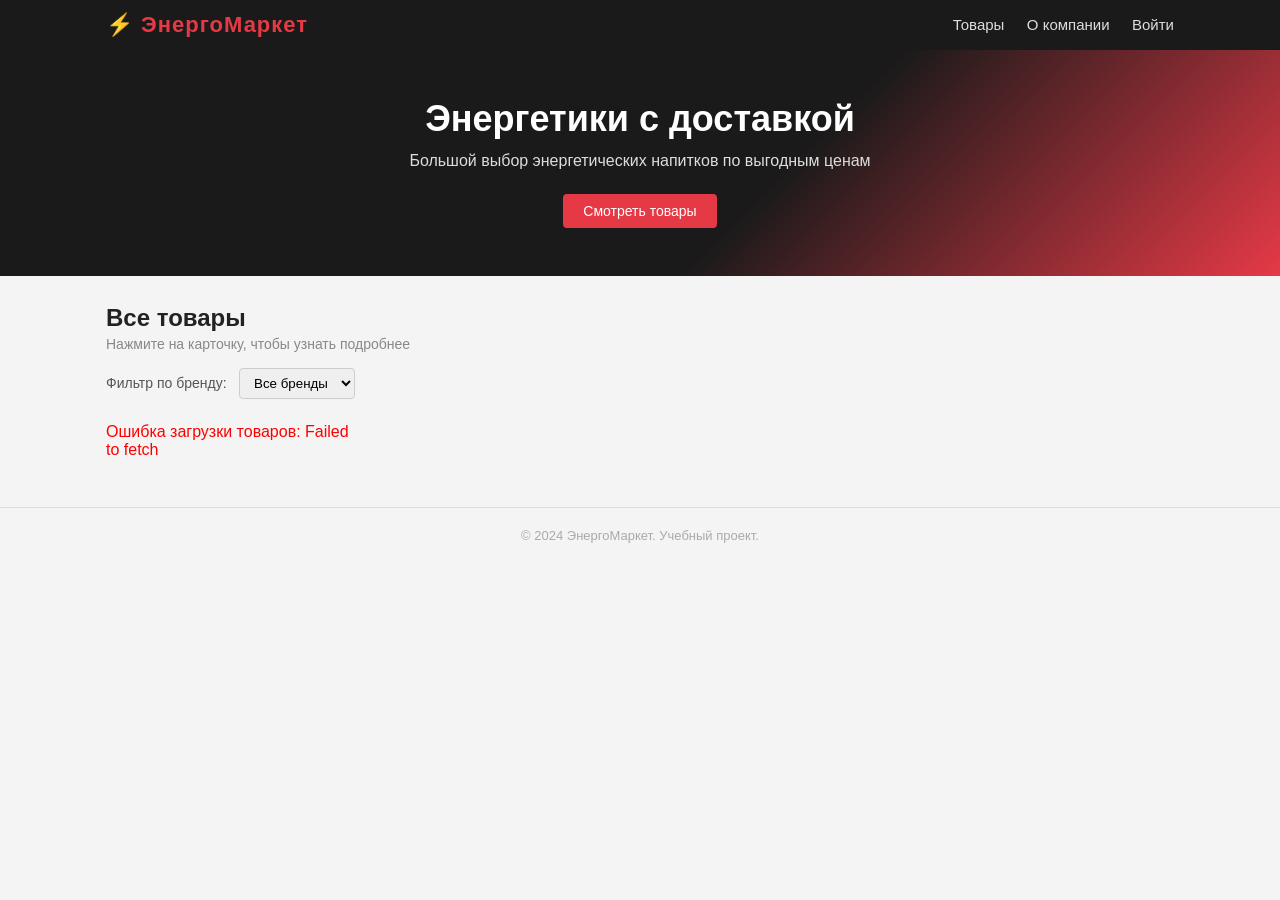
<file: frontend/index.html>
<!DOCTYPE html>
<html lang="ru">
<head>
    <meta charset="UTF-8">
    <meta name="viewport" content="width=device-width, initial-scale=1.0">
    <title>ЭнергоМаркет — Интернет-магазин энергетиков</title>
    <link rel="stylesheet" href="css/style.css">
</head>
<body>

<!-- Шапка сайта -->
<header>
    <div class="container">
        <a class="logo" href="index.html">⚡ ЭнергоМаркет</a>
        <nav>
            <a href="index.html">Товары</a>
            <a href="about.html">О компании</a>
            <a href="cart.html" id="nav-cart" style="display:none">🛒 Корзина</a>
            <a href="admin.html" id="nav-admin" style="display:none">⚙️ Админ</a>
            <span id="nav-auth"></span>
        </nav>
    </div>
</header>

<!-- Главный баннер -->
<div class="hero">
    <div class="container">
        <h1>Энергетики с доставкой</h1>
        <p>Большой выбор энергетических напитков по выгодным ценам</p>
        <a href="#products" class="btn btn-red">Смотреть товары</a>
    </div>
</div>

<!-- Список товаров -->
<div class="container" id="products">
    <h2 class="page-title">Все товары</h2>
    <p class="page-subtitle">Нажмите на карточку, чтобы узнать подробнее</p>

    <!-- Фильтр по бренду -->
    <div style="margin-top:16px; margin-bottom:4px;">
        <label for="brand-filter" style="font-size:14px; color:#555;">Фильтр по бренду:</label>
        <select id="brand-filter" onchange="filterByBrand()" style="margin-left:8px; padding:6px 10px; border:1px solid #ccc; border-radius:4px;">
            <option value="">Все бренды</option>
        </select>
    </div>

    <div class="products-grid" id="products-grid">
        <p>Загрузка товаров...</p>
    </div>
</div>

<footer>
    <div class="container">
        © 2024 ЭнергоМаркет. Учебный проект.
    </div>
</footer>

<script src="js/api.js"></script>
<script>
    let allProducts = [];

    async function loadProducts() {
        try {
            allProducts = await apiRequest("GET", "/api/products");
            renderProducts(allProducts);
            fillBrandFilter(allProducts);
        } catch (e) {
            document.getElementById("products-grid").innerHTML =
                `<p style="color:red">Ошибка загрузки товаров: ${e.message}</p>`;
        }
    }

    function renderProducts(products) {
        const grid = document.getElementById("products-grid");
        if (products.length === 0) {
            grid.innerHTML = "<p>Товары не найдены.</p>";
            return;
        }
        grid.innerHTML = products.map(p => `
            <div class="product-card">
                <a href="product.html?id=${p.id}">
                    <img src="${p.image_url}" alt="${p.name}">
                </a>
                <div class="product-card-body">
                    <div class="product-brand">${p.brand}</div>
                    <h3><a href="product.html?id=${p.id}">${p.name}</a></h3>
                    <p class="product-desc">${p.short_description}</p>
                    <div class="product-footer">
                        <span class="product-price">${p.price} ₽</span>
                        ${p.in_stock
                            ? `<a href="product.html?id=${p.id}" class="btn btn-red btn-small">Подробнее</a>`
                            : `<span class="out-of-stock">Нет в наличии</span>`
                        }
                    </div>
                </div>
            </div>
        `).join("");
    }

    function fillBrandFilter(products) {
        const brands = [...new Set(products.map(p => p.brand))];
        const select = document.getElementById("brand-filter");
        brands.forEach(brand => {
            const opt = document.createElement("option");
            opt.value = brand;
            opt.textContent = brand;
            select.appendChild(opt);
        });
    }

    function filterByBrand() {
        const selected = document.getElementById("brand-filter").value;
        if (!selected) {
            renderProducts(allProducts);
        } else {
            renderProducts(allProducts.filter(p => p.brand === selected));
        }
    }

    loadProducts();
</script>

</body>
</html>
</file>
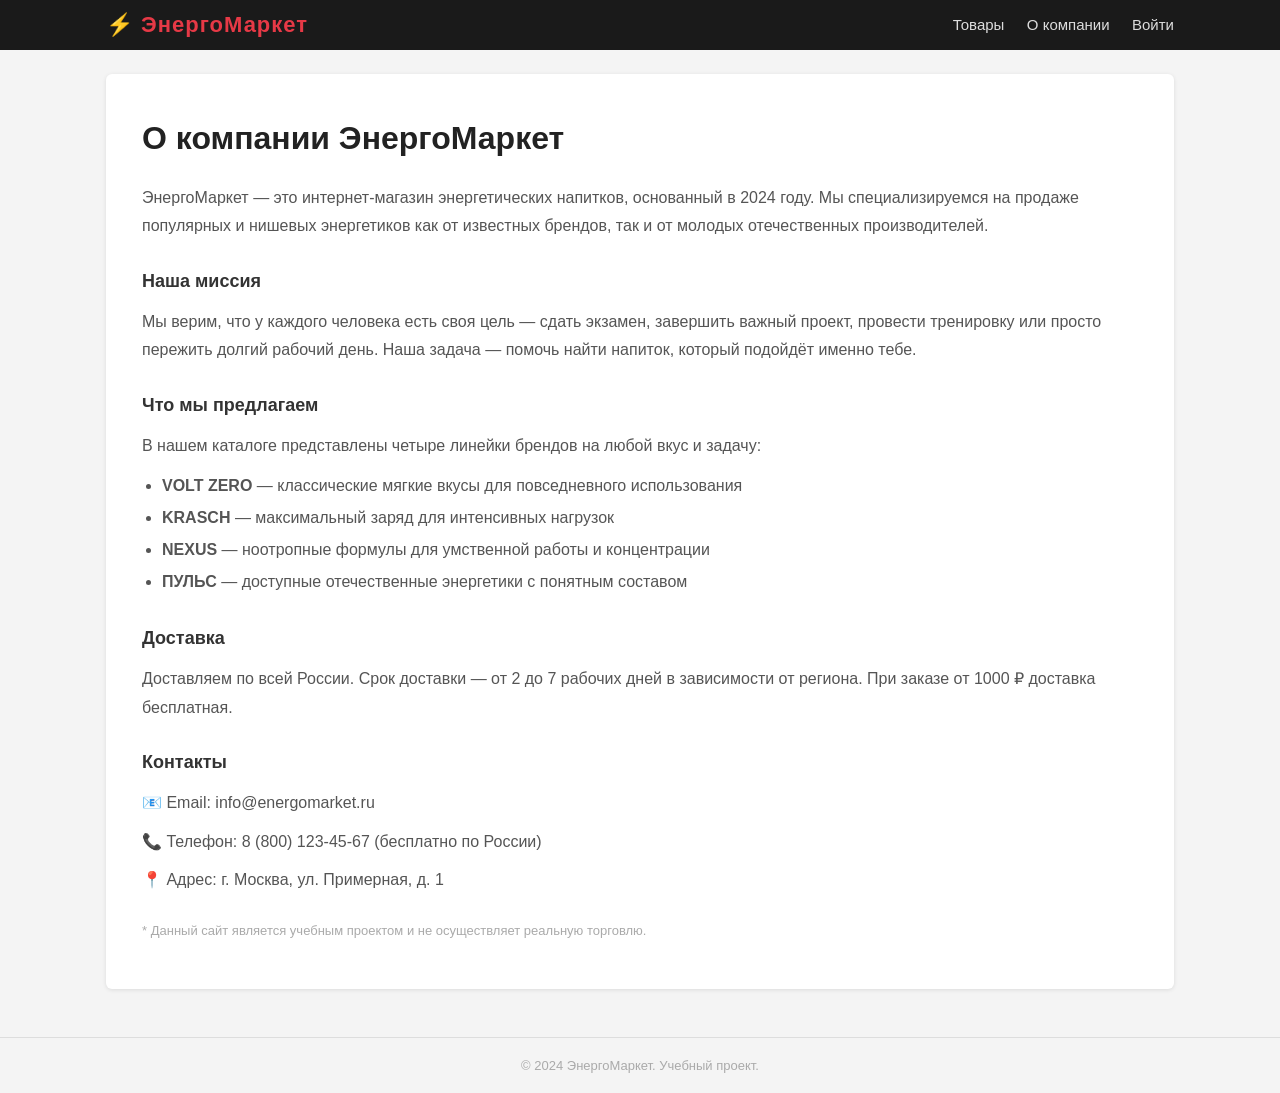
<file: frontend/about.html>
<!DOCTYPE html>
<html lang="ru">
<head>
    <meta charset="UTF-8">
    <meta name="viewport" content="width=device-width, initial-scale=1.0">
    <title>О компании — ЭнергоМаркет</title>
    <link rel="stylesheet" href="css/style.css">
</head>
<body>

<header>
    <div class="container">
        <a class="logo" href="index.html">⚡ ЭнергоМаркет</a>
        <nav>
            <a href="index.html">Товары</a>
            <a href="about.html">О компании</a>
            <a href="cart.html" id="nav-cart" style="display:none">🛒 Корзина</a>
            <a href="admin.html" id="nav-admin" style="display:none">⚙️ Админ</a>
            <span id="nav-auth"></span>
        </nav>
    </div>
</header>

<div class="container">
    <div class="about-section">
        <h1>О компании ЭнергоМаркет</h1>

        <p>
            ЭнергоМаркет — это интернет-магазин энергетических напитков, основанный в 2024 году.
            Мы специализируемся на продаже популярных и нишевых энергетиков как от известных брендов,
            так и от молодых отечественных производителей.
        </p>

        <h2>Наша миссия</h2>
        <p>
            Мы верим, что у каждого человека есть своя цель — сдать экзамен, завершить важный проект,
            провести тренировку или просто пережить долгий рабочий день. Наша задача — помочь найти
            напиток, который подойдёт именно тебе.
        </p>

        <h2>Что мы предлагаем</h2>
        <p>
            В нашем каталоге представлены четыре линейки брендов на любой вкус и задачу:
        </p>
        <ul style="margin-left:20px; color:#555; line-height:2;">
            <li><strong>VOLT ZERO</strong> — классические мягкие вкусы для повседневного использования</li>
            <li><strong>KRASCH</strong> — максимальный заряд для интенсивных нагрузок</li>
            <li><strong>NEXUS</strong> — ноотропные формулы для умственной работы и концентрации</li>
            <li><strong>ПУЛЬС</strong> — доступные отечественные энергетики с понятным составом</li>
        </ul>

        <h2>Доставка</h2>
        <p>
            Доставляем по всей России. Срок доставки — от 2 до 7 рабочих дней в зависимости от региона.
            При заказе от 1000 ₽ доставка бесплатная.
        </p>

        <h2>Контакты</h2>
        <p>📧 Email: info@energomarket.ru</p>
        <p>📞 Телефон: 8 (800) 123-45-67 (бесплатно по России)</p>
        <p>📍 Адрес: г. Москва, ул. Примерная, д. 1</p>

        <p style="margin-top:24px; font-size:13px; color:#aaa;">
            * Данный сайт является учебным проектом и не осуществляет реальную торговлю.
        </p>
    </div>
</div>

<footer>
    <div class="container">© 2024 ЭнергоМаркет. Учебный проект.</div>
</footer>

<script src="js/api.js"></script>

</body>
</html>
</file>
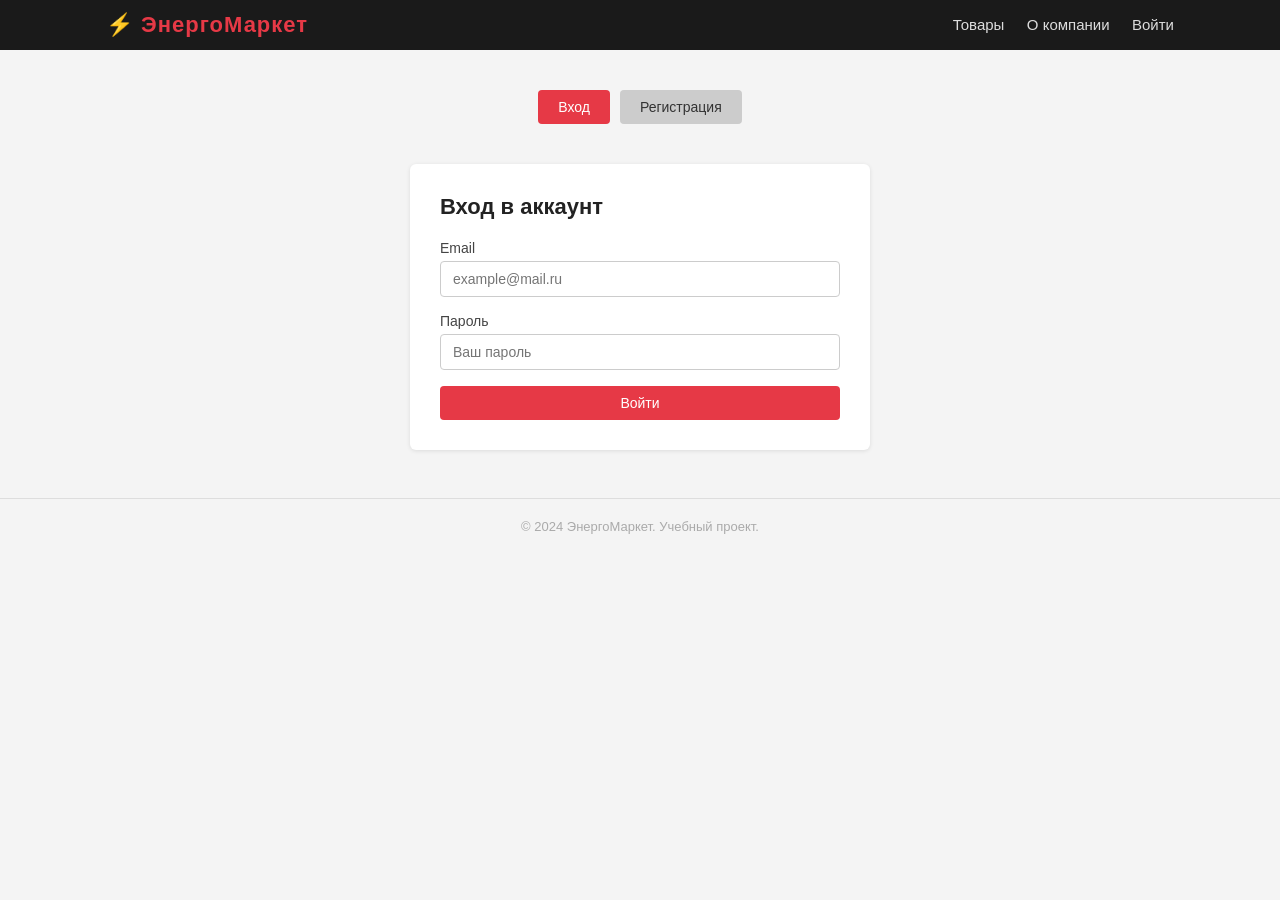
<file: frontend/admin.html>
<!DOCTYPE html>
<html lang="ru">
<head>
    <meta charset="UTF-8">
    <meta name="viewport" content="width=device-width, initial-scale=1.0">
    <title>Админ-панель — ЭнергоМаркет</title>
    <link rel="stylesheet" href="css/style.css">
</head>
<body>

<header>
    <div class="container">
        <a class="logo" href="index.html">⚡ ЭнергоМаркет</a>
        <nav>
            <a href="index.html">Товары</a>
            <a href="about.html">О компании</a>
            <a href="cart.html" id="nav-cart" style="display:none">🛒 Корзина</a>
            <a href="admin.html" id="nav-admin" style="display:none">⚙️ Админ</a>
            <span id="nav-auth"></span>
        </nav>
    </div>
</header>

<div class="container">
    <h2 class="page-title" style="margin-top:28px;">⚙️ Панель администратора</h2>
    <p id="access-error" class="error-msg" style="display:none; margin-top:12px;"></p>

    <div id="admin-content" style="display:none">

        <!-- Форма добавления товара -->
        <div class="form-card" style="max-width:700px; margin: 24px 0;">
            <h3 id="form-title">Добавить товар</h3>

            <!-- Скрытое поле ID для режима редактирования -->
            <input type="hidden" id="edit-id">

            <div style="display:grid; grid-template-columns:1fr 1fr; gap:12px;">
                <div class="form-group">
                    <label>Название</label>
                    <input type="text" id="f-name" placeholder="VOLT ZERO Классик">
                </div>
                <div class="form-group">
                    <label>Бренд</label>
                    <input type="text" id="f-brand" placeholder="VOLT ZERO">
                </div>
                <div class="form-group">
                    <label>Цена (₽)</label>
                    <input type="number" id="f-price" placeholder="129">
                </div>
                <div class="form-group">
                    <label>Объём</label>
                    <input type="text" id="f-volume" placeholder="0.5л">
                </div>
            </div>

            <div class="form-group">
                <label>Краткое описание (для списка товаров)</label>
                <input type="text" id="f-short" placeholder="Не более 200 символов">
            </div>
            <div class="form-group">
                <label>Полное описание (для страницы товара)</label>
                <textarea id="f-full" rows="4" placeholder="Подробное описание товара..."></textarea>
            </div>
            <div class="form-group">
                <label>URL изображения</label>
                <input type="text" id="f-image" placeholder="https://...">
            </div>
            <div class="form-group">
                <label>В наличии</label>
                <select id="f-stock">
                    <option value="1">Да</option>
                    <option value="0">Нет</option>
                </select>
            </div>

            <div style="display:flex; gap:10px; margin-top:8px;">
                <button class="btn btn-red" onclick="saveProduct()">💾 Сохранить</button>
                <button class="btn btn-gray" onclick="resetForm()" id="btn-cancel" style="display:none">Отмена</button>
            </div>
            <p id="form-msg" class="success-msg" style="display:none"></p>
            <p id="form-error" class="error-msg" style="display:none"></p>
        </div>

        <!-- Таблица товаров -->
        <h3>Список товаров</h3>
        <table class="admin-table">
            <thead>
                <tr>
                    <th>#</th>
                    <th>Фото</th>
                    <th>Название</th>
                    <th>Бренд</th>
                    <th>Цена</th>
                    <th>Наличие</th>
                    <th>Действия</th>
                </tr>
            </thead>
            <tbody id="products-table-body">
                <tr><td colspan="7">Загрузка...</td></tr>
            </tbody>
        </table>

    </div>
</div>

<footer>
    <div class="container">© 2024 ЭнергоМаркет. Учебный проект.</div>
</footer>

<script src="js/api.js"></script>
<script>
    // Проверка доступа — только администратор
    document.addEventListener("DOMContentLoaded", () => {
        if (!isLoggedIn()) {
            window.location.href = "login.html";
            return;
        }
        if (!isAdmin()) {
            document.getElementById("access-error").textContent = "Доступ запрещён. Эта страница только для администраторов.";
            document.getElementById("access-error").style.display = "block";
            return;
        }
        document.getElementById("admin-content").style.display = "block";
        loadProducts();
    });

    async function loadProducts() {
        const products = await apiRequest("GET", "/api/products");
        const tbody = document.getElementById("products-table-body");
        tbody.innerHTML = products.map(p => `
            <tr>
                <td>${p.id}</td>
                <td><img src="${p.image_url}" alt="${p.name}"></td>
                <td>${p.name}</td>
                <td>${p.brand}</td>
                <td>${p.price} ₽</td>
                <td>
                    <span class="badge ${p.in_stock ? 'badge-instock' : 'badge-outofstock'}">
                        ${p.in_stock ? "Есть" : "Нет"}
                    </span>
                </td>
                <td>
                    <button class="btn btn-dark btn-small" onclick="editProduct(${p.id})">✏️ Изменить</button>
                    <button class="btn btn-danger btn-small" onclick="deleteProduct(${p.id}, '${p.name}')">🗑️ Удалить</button>
                </td>
            </tr>
        `).join("");
    }

    async function saveProduct() {
        const editId = document.getElementById("edit-id").value;
        const msgEl  = document.getElementById("form-msg");
        const errEl  = document.getElementById("form-error");
        msgEl.style.display = "none";
        errEl.style.display = "none";

        const data = {
            name:              document.getElementById("f-name").value.trim(),
            brand:             document.getElementById("f-brand").value.trim(),
            price:             parseFloat(document.getElementById("f-price").value),
            volume:            document.getElementById("f-volume").value.trim(),
            short_description: document.getElementById("f-short").value.trim(),
            full_description:  document.getElementById("f-full").value.trim(),
            image_url:         document.getElementById("f-image").value.trim(),
            in_stock:          parseInt(document.getElementById("f-stock").value),
        };

        // Простая валидация
        for (const [key, val] of Object.entries(data)) {
            if (val === "" || (typeof val === "number" && isNaN(val))) {
                errEl.textContent = "Заполните все поля!";
                errEl.style.display = "block";
                return;
            }
        }

        try {
            if (editId) {
                await apiRequest("PUT", `/api/products/${editId}`, data);
                msgEl.textContent = "✅ Товар обновлён!";
            } else {
                await apiRequest("POST", "/api/products", data);
                msgEl.textContent = "✅ Товар добавлен!";
            }
            msgEl.style.display = "block";
            resetForm();
            loadProducts();
        } catch (e) {
            errEl.textContent = "Ошибка: " + e.message;
            errEl.style.display = "block";
        }
    }

    async function editProduct(id) {
        // Загружаем данные товара и заполняем форму
        const p = await apiRequest("GET", `/api/products/${id}`);
        document.getElementById("edit-id").value  = p.id;
        document.getElementById("f-name").value   = p.name;
        document.getElementById("f-brand").value  = p.brand;
        document.getElementById("f-price").value  = p.price;
        document.getElementById("f-volume").value = p.volume;
        document.getElementById("f-short").value  = p.short_description;
        document.getElementById("f-full").value   = p.full_description;
        document.getElementById("f-image").value  = p.image_url;
        document.getElementById("f-stock").value  = p.in_stock;

        document.getElementById("form-title").textContent = `Редактировать товар #${p.id}`;
        document.getElementById("btn-cancel").style.display = "inline";

        // Прокрутка к форме
        document.querySelector(".form-card").scrollIntoView({ behavior: "smooth" });
    }

    async function deleteProduct(id, name) {
        if (!confirm(`Удалить товар "${name}"?`)) return;
        try {
            await apiRequest("DELETE", `/api/products/${id}`);
            loadProducts();
        } catch (e) {
            alert("Ошибка удаления: " + e.message);
        }
    }

    function resetForm() {
        document.getElementById("edit-id").value = "";
        ["f-name","f-brand","f-price","f-volume","f-short","f-full","f-image"].forEach(id => {
            document.getElementById(id).value = "";
        });
        document.getElementById("f-stock").value = "1";
        document.getElementById("form-title").textContent = "Добавить товар";
        document.getElementById("btn-cancel").style.display = "none";
    }
</script>

</body>
</html>
</file>
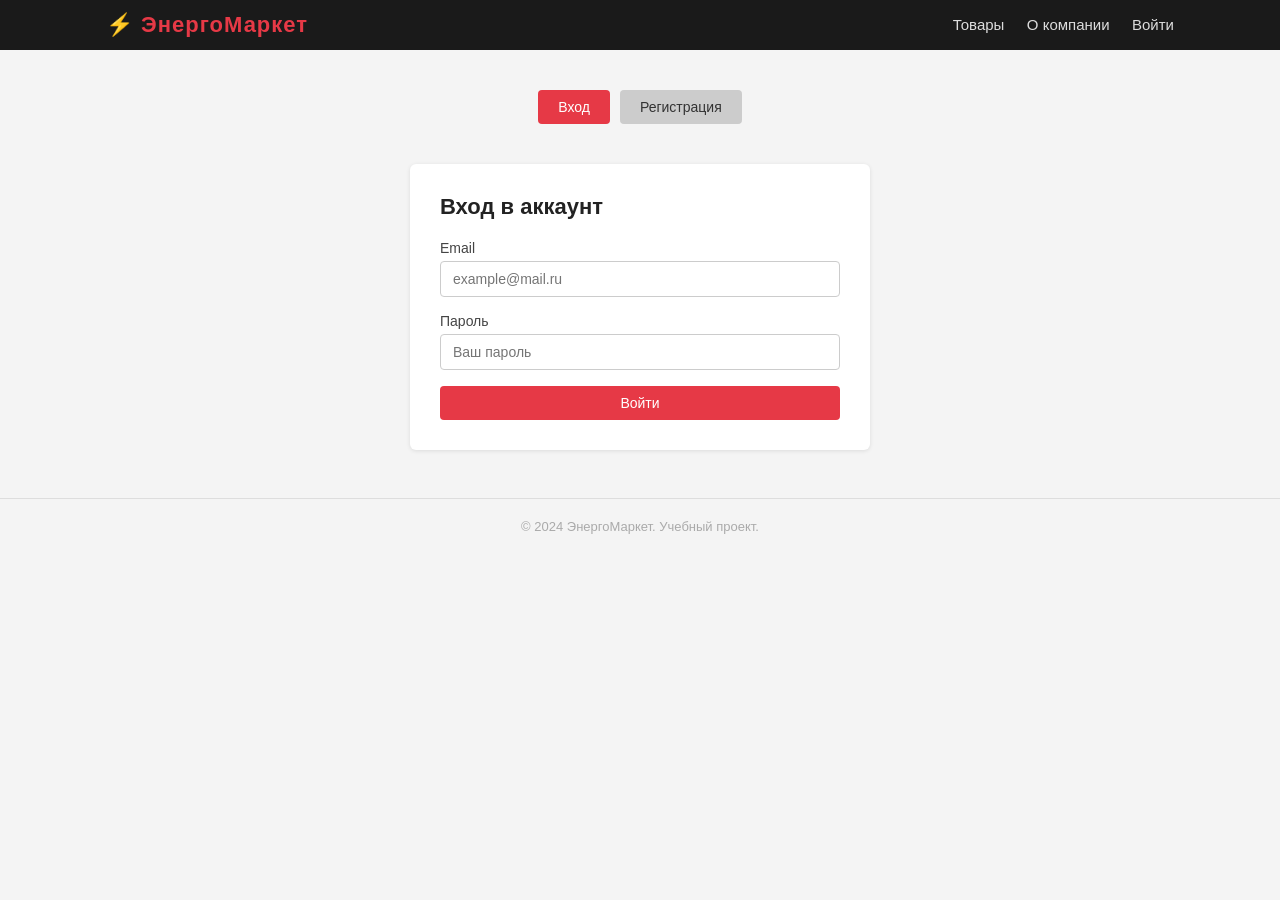
<file: frontend/cart.html>
<!DOCTYPE html>
<html lang="ru">
<head>
    <meta charset="UTF-8">
    <meta name="viewport" content="width=device-width, initial-scale=1.0">
    <title>Корзина — ЭнергоМаркет</title>
    <link rel="stylesheet" href="css/style.css">
</head>
<body>

<header>
    <div class="container">
        <a class="logo" href="index.html">⚡ ЭнергоМаркет</a>
        <nav>
            <a href="index.html">Товары</a>
            <a href="about.html">О компании</a>
            <a href="cart.html" id="nav-cart" style="display:none">🛒 Корзина</a>
            <a href="admin.html" id="nav-admin" style="display:none">⚙️ Админ</a>
            <span id="nav-auth"></span>
        </nav>
    </div>
</header>

<div class="container">
    <h2 class="page-title" style="margin-top:28px;">🛒 Моя корзина</h2>

    <div id="cart-container">
        <p>Загрузка...</p>
    </div>
</div>

<footer>
    <div class="container">© 2024 ЭнергоМаркет. Учебный проект.</div>
</footer>

<script src="js/api.js"></script>
<script>
    async function loadCart() {
        // Если не авторизован — перенаправляем на страницу входа
        if (!isLoggedIn()) {
            window.location.href = "login.html";
            return;
        }

        try {
            const items = await apiRequest("GET", "/api/cart");
            const container = document.getElementById("cart-container");

            if (items.length === 0) {
                container.innerHTML = `
                    <p style="margin-top:20px; color:#777;">Корзина пуста.</p>
                    <a href="index.html" class="btn btn-red" style="margin-top:12px;">Перейти к товарам</a>
                `;
                return;
            }

            // Считаем итоговую сумму
            const total = items.reduce((sum, item) => sum + item.product.price * item.quantity, 0);

            container.innerHTML = items.map(item => `
                <div class="cart-item" id="cart-item-${item.cart_item_id}">
                    <img src="${item.product.image_url}" alt="${item.product.name}">
                    <div class="cart-item-info">
                        <h3><a href="product.html?id=${item.product.id}">${item.product.name}</a></h3>
                        <p style="font-size:13px; color:#888;">${item.product.brand} · ${item.product.volume}</p>
                        <p class="price">${item.product.price} ₽ × ${item.quantity} шт.</p>
                    </div>
                    <div>
                        <p style="font-weight:bold; margin-bottom:8px;">${(item.product.price * item.quantity).toFixed(0)} ₽</p>
                        <button class="btn btn-danger btn-small" onclick="removeFromCart(${item.cart_item_id})">Удалить</button>
                    </div>
                </div>
            `).join("") + `
                <div class="cart-total">Итого: ${total.toFixed(0)} ₽</div>
                <div style="margin-top:16px;">
                    <button class="btn btn-red" onclick="alert('Оформление заказа — в разработке 🙂')">
                        Оформить заказ
                    </button>
                    <a href="index.html" class="btn btn-gray" style="margin-left:10px;">Продолжить покупки</a>
                </div>
            `;
        } catch (e) {
            document.getElementById("cart-container").innerHTML =
                `<p style="color:red">Ошибка загрузки корзины: ${e.message}</p>`;
        }
    }

    async function removeFromCart(itemId) {
        try {
            await apiRequest("DELETE", `/api/cart/${itemId}`);
            // Убираем элемент со страницы без перезагрузки
            const el = document.getElementById(`cart-item-${itemId}`);
            if (el) el.remove();
            // Перезагружаем чтобы обновить итоговую сумму
            loadCart();
        } catch (e) {
            alert("Ошибка: " + e.message);
        }
    }

    loadCart();
</script>

</body>
</html>
</file>
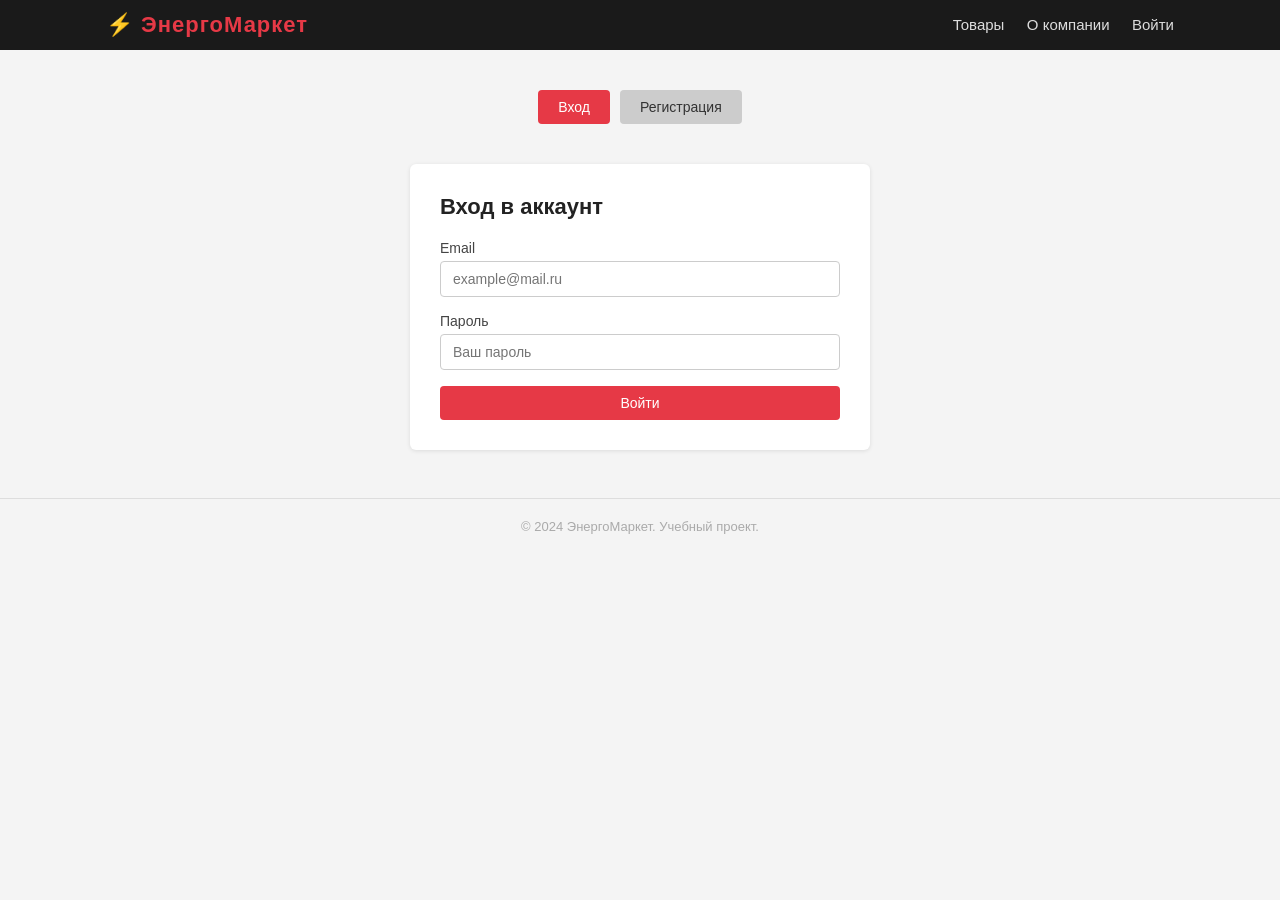
<file: frontend/login.html>
<!DOCTYPE html>
<html lang="ru">
<head>
    <meta charset="UTF-8">
    <meta name="viewport" content="width=device-width, initial-scale=1.0">
    <title>Вход — ЭнергоМаркет</title>
    <link rel="stylesheet" href="css/style.css">
</head>
<body>

<header>
    <div class="container">
        <a class="logo" href="index.html">⚡ ЭнергоМаркет</a>
        <nav>
            <a href="index.html">Товары</a>
            <a href="about.html">О компании</a>
            <span id="nav-auth"></span>
        </nav>
    </div>
</header>

<div class="container">

    <!-- Переключатель Вход / Регистрация -->
    <div style="display:flex; gap:10px; margin-top:40px; justify-content:center;">
        <button class="btn btn-red" id="tab-login" onclick="showTab('login')">Вход</button>
        <button class="btn btn-gray" id="tab-register" onclick="showTab('register')">Регистрация</button>
    </div>

    <!-- Форма входа -->
    <div class="form-card" id="form-login">
        <h2>Вход в аккаунт</h2>
        <div class="form-group">
            <label for="login-email">Email</label>
            <input type="email" id="login-email" placeholder="example@mail.ru">
        </div>
        <div class="form-group">
            <label for="login-password">Пароль</label>
            <input type="password" id="login-password" placeholder="Ваш пароль">
        </div>
        <button class="btn btn-red" onclick="doLogin()" style="width:100%">Войти</button>
        <p id="login-error" class="error-msg" style="display:none"></p>
    </div>

    <!-- Форма регистрации -->
    <div class="form-card" id="form-register" style="display:none">
        <h2>Регистрация</h2>
        <div class="form-group">
            <label for="reg-username">Имя пользователя</label>
            <input type="text" id="reg-username" placeholder="Например: ivan123">
        </div>
        <div class="form-group">
            <label for="reg-email">Email</label>
            <input type="email" id="reg-email" placeholder="example@mail.ru">
        </div>
        <div class="form-group">
            <label for="reg-password">Пароль</label>
            <input type="password" id="reg-password" placeholder="Минимум 6 символов">
        </div>
        <button class="btn btn-red" onclick="doRegister()" style="width:100%">Зарегистрироваться</button>
        <p id="reg-error" class="error-msg" style="display:none"></p>
        <p id="reg-success" class="success-msg" style="display:none"></p>
    </div>

</div>

<footer>
    <div class="container">© 2024 ЭнергоМаркет. Учебный проект.</div>
</footer>

<script src="js/api.js"></script>
<script>
    function showTab(tab) {
        document.getElementById("form-login").style.display    = tab === "login"    ? "block" : "none";
        document.getElementById("form-register").style.display = tab === "register" ? "block" : "none";
        document.getElementById("tab-login").className    = "btn " + (tab === "login"    ? "btn-red" : "btn-gray");
        document.getElementById("tab-register").className = "btn " + (tab === "register" ? "btn-red" : "btn-gray");
    }

    async function doLogin() {
        const email    = document.getElementById("login-email").value.trim();
        const password = document.getElementById("login-password").value;
        const errEl    = document.getElementById("login-error");

        if (!email || !password) {
            errEl.textContent = "Заполните все поля";
            errEl.style.display = "block";
            return;
        }

        try {
            const data = await apiRequest("POST", "/api/login", { email, password });
            saveAuth(data.token, data.username, data.role);
            window.location.href = "index.html"; // После входа — на главную
        } catch (e) {
            errEl.textContent = e.message;
            errEl.style.display = "block";
        }
    }

    async function doRegister() {
        const username = document.getElementById("reg-username").value.trim();
        const email    = document.getElementById("reg-email").value.trim();
        const password = document.getElementById("reg-password").value;
        const errEl    = document.getElementById("reg-error");
        const sucEl    = document.getElementById("reg-success");

        errEl.style.display = "none";
        sucEl.style.display = "none";

        if (!username || !email || !password) {
            errEl.textContent = "Заполните все поля";
            errEl.style.display = "block";
            return;
        }

        if (password.length < 6) {
            errEl.textContent = "Пароль должен быть не менее 6 символов";
            errEl.style.display = "block";
            return;
        }

        try {
            const data = await apiRequest("POST", "/api/register", { username, email, password });
            saveAuth(data.token, data.username, data.role);
            window.location.href = "index.html";
        } catch (e) {
            errEl.textContent = e.message;
            errEl.style.display = "block";
        }
    }

    // Если уже авторизован — перенаправляем
    if (isLoggedIn()) window.location.href = "index.html";
</script>

</body>
</html>
</file>
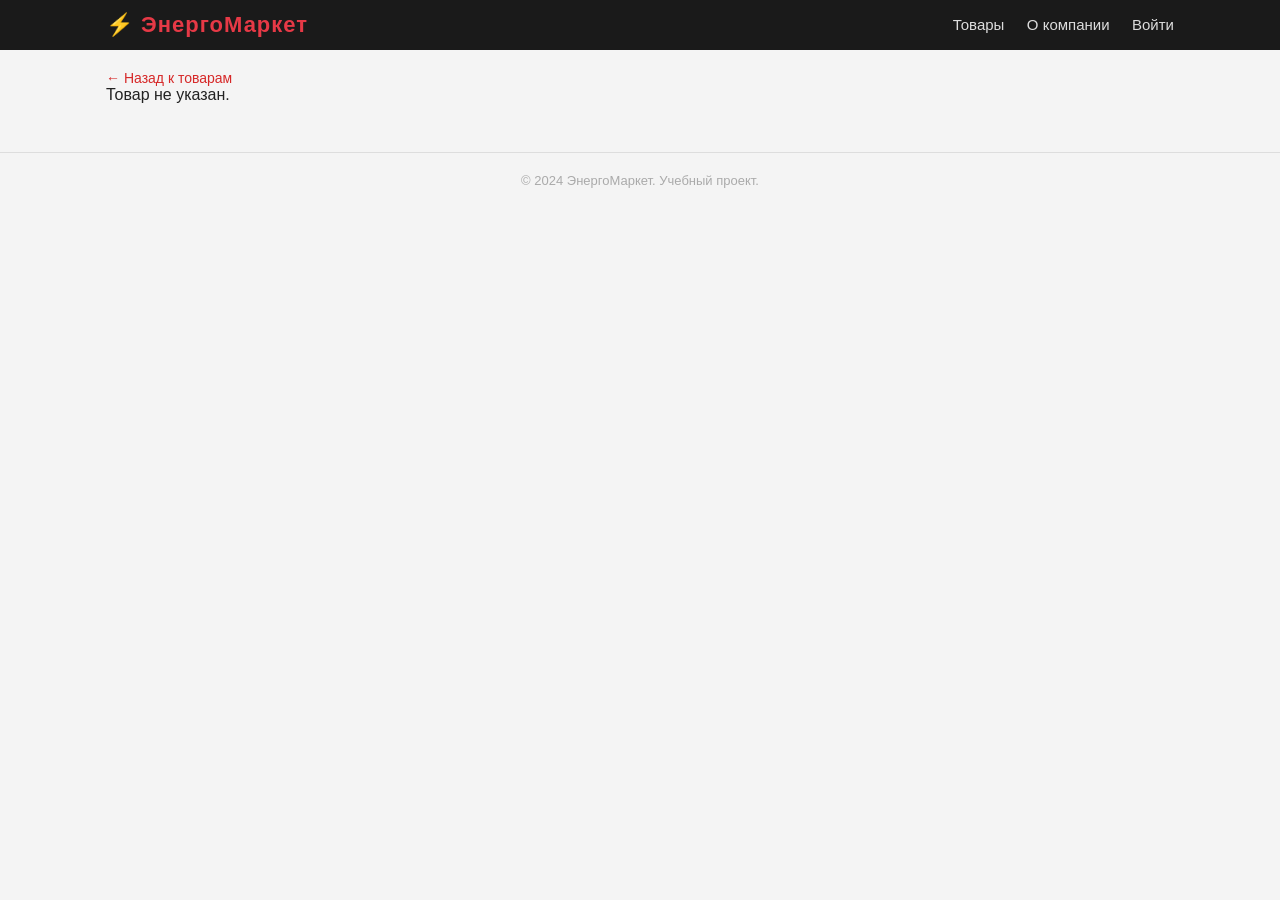
<file: frontend/product.html>
<!DOCTYPE html>
<html lang="ru">
<head>
    <meta charset="UTF-8">
    <meta name="viewport" content="width=device-width, initial-scale=1.0">
    <title>Товар — ЭнергоМаркет</title>
    <link rel="stylesheet" href="css/style.css">
</head>
<body>

<header>
    <div class="container">
        <a class="logo" href="index.html">⚡ ЭнергоМаркет</a>
        <nav>
            <a href="index.html">Товары</a>
            <a href="about.html">О компании</a>
            <a href="cart.html" id="nav-cart" style="display:none">🛒 Корзина</a>
            <a href="admin.html" id="nav-admin" style="display:none">⚙️ Админ</a>
            <span id="nav-auth"></span>
        </nav>
    </div>
</header>

<div class="container">
    <p style="margin-top:20px; font-size:14px; color:#888;">
        <a href="index.html">← Назад к товарам</a>
    </p>

    <div id="product-container">
        <p style="margin-top:20px;">Загрузка...</p>
    </div>
</div>

<footer>
    <div class="container">© 2024 ЭнергоМаркет. Учебный проект.</div>
</footer>

<script src="js/api.js"></script>
<script>
    // Получаем ID товара из URL: product.html?id=3
    const params = new URLSearchParams(window.location.search);
    const productId = params.get("id");

    async function loadProduct() {
        if (!productId) {
            document.getElementById("product-container").innerHTML = "<p>Товар не указан.</p>";
            return;
        }

        try {
            const p = await apiRequest("GET", `/api/products/${productId}`);

            document.title = `${p.name} — ЭнергоМаркет`;

            const user = getUser();
            // Кнопка "В корзину" — только для авторизованных
            let cartButton = "";
            if (user) {
                if (p.in_stock) {
                    cartButton = `<button class="btn btn-red" onclick="addToCart(${p.id})">🛒 Добавить в корзину</button>`;
                } else {
                    cartButton = `<span class="out-of-stock" style="font-size:15px;">Нет в наличии</span>`;
                }
            } else {
                cartButton = `<a href="login.html" class="btn btn-gray">Войдите, чтобы купить</a>`;
            }

            document.getElementById("product-container").innerHTML = `
                <div class="product-detail">
                    <img src="${p.image_url}" alt="${p.name}">
                    <div class="product-detail-info">
                        <div class="brand">${p.brand} · ${p.volume}</div>
                        <h1>${p.name}</h1>
                        <div class="price">${p.price} ₽</div>
                        <p class="full-desc">${p.full_description}</p>
                        <div class="volume">Объём: ${p.volume}</div>
                        ${cartButton}
                        <p id="cart-msg" class="success-msg" style="display:none">✅ Товар добавлен в корзину!</p>
                    </div>
                </div>
            `;
        } catch (e) {
            document.getElementById("product-container").innerHTML =
                `<p style="color:red; margin-top:20px;">Ошибка: ${e.message}</p>`;
        }
    }

    async function addToCart(productId) {
        try {
            await apiRequest("POST", "/api/cart", { product_id: productId, quantity: 1 });
            document.getElementById("cart-msg").style.display = "block";
        } catch (e) {
            alert("Ошибка добавления в корзину: " + e.message);
        }
    }

    loadProduct();
</script>

</body>
</html>
</file>
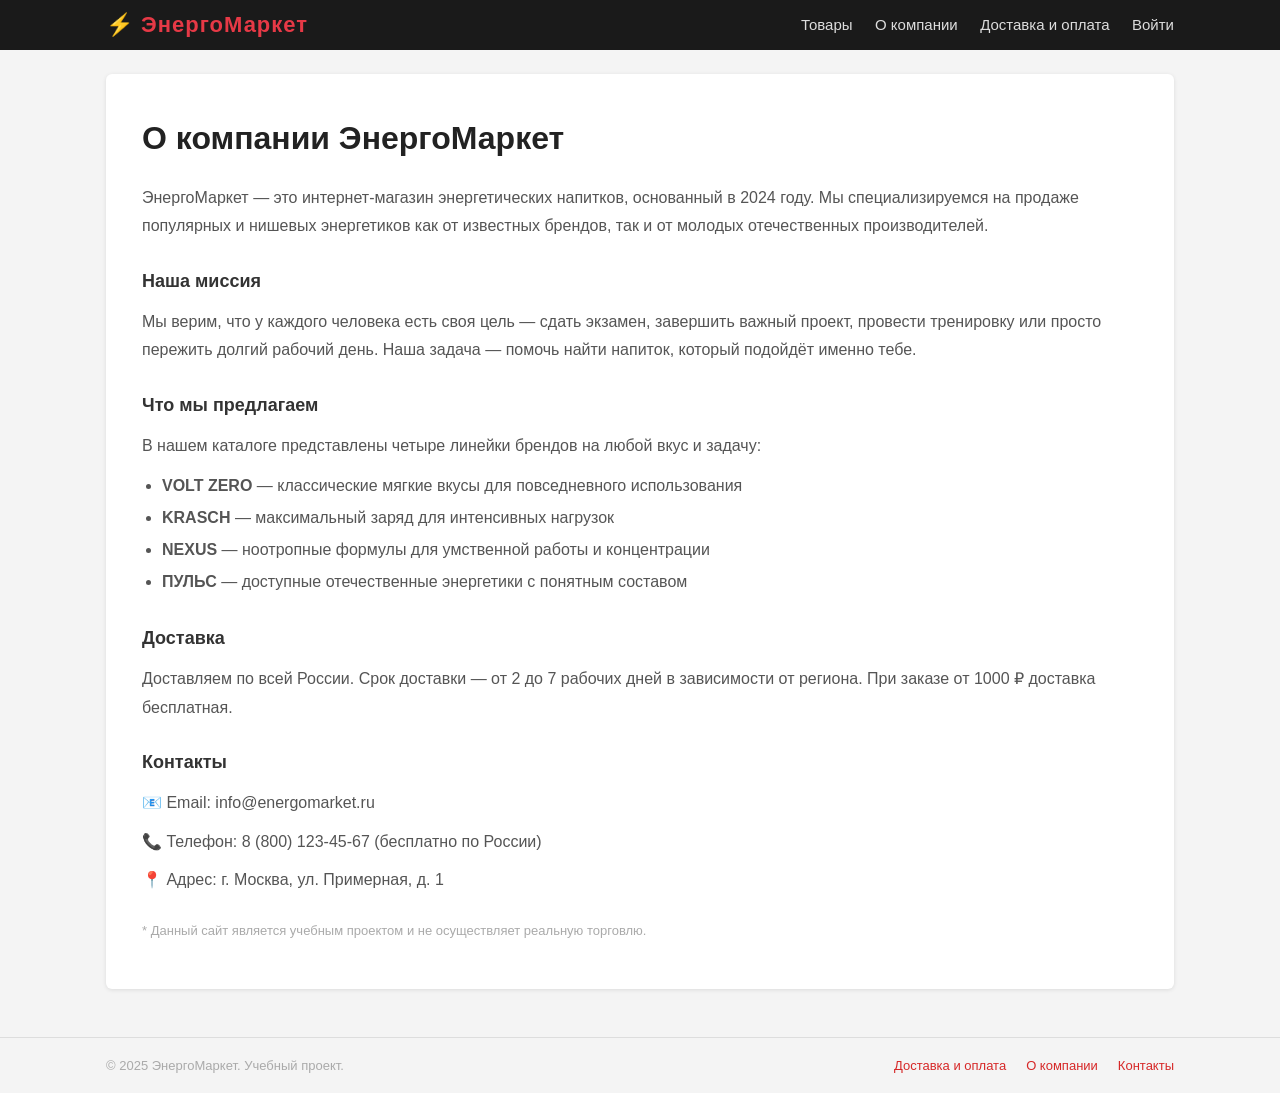
<file: backend/frontend/about.html>
<!-- <!DOCTYPE html>
<html lang="ru">
<head>
    <meta charset="UTF-8">
    <meta name="viewport" content="width=device-width, initial-scale=1.0">
    <title>О компании — ЭнергоМаркет</title>
    <link rel="stylesheet" href="css/style.css">
</head>
<body>

<header>
    <div class="container">
        <a class="logo" href="index.html">⚡ ЭнергоМаркет</a>
        <nav>
            <a href="index.html">Товары</a>
            <a href="about.html">О компании</a>
            <a href="cart.html" id="nav-cart" style="display:none">🛒 Корзина</a>
            <a href="admin.html" id="nav-admin" style="display:none">⚙️ Админ</a>
            <span id="nav-auth"></span>
        </nav>
    </div>
</header>

<div class="container">
    <div class="about-section">
        <h1>О компании ЭнергоМаркет</h1>

        <p>
            ЭнергоМаркет — это интернет-магазин энергетических напитков, основанный в 2024 году.
            Мы специализируемся на продаже популярных и нишевых энергетиков как от известных брендов,
            так и от молодых отечественных производителей.
        </p>

        <h2>Наша миссия</h2>
        <p>
            Мы верим, что у каждого человека есть своя цель — сдать экзамен, завершить важный проект,
            провести тренировку или просто пережить долгий рабочий день. Наша задача — помочь найти
            напиток, который подойдёт именно тебе.
        </p>

        <h2>Что мы предлагаем</h2>
        <p>
            В нашем каталоге представлены четыре линейки брендов на любой вкус и задачу:
        </p>
        <ul style="margin-left:20px; color:#555; line-height:2;">
            <li><strong>VOLT ZERO</strong> — классические мягкие вкусы для повседневного использования</li>
            <li><strong>KRASCH</strong> — максимальный заряд для интенсивных нагрузок</li>
            <li><strong>NEXUS</strong> — ноотропные формулы для умственной работы и концентрации</li>
            <li><strong>ПУЛЬС</strong> — доступные отечественные энергетики с понятным составом</li>
        </ul>

        <h2>Доставка</h2>
        <p>
            Доставляем по всей России. Срок доставки — от 2 до 7 рабочих дней в зависимости от региона.
            При заказе от 1000 ₽ доставка бесплатная.
        </p>

        <h2>Контакты</h2>
        <p>📧 Email: info@energomarket.ru</p>
        <p>📞 Телефон: 8 (800) 123-45-67 (бесплатно по России)</p>
        <p>📍 Адрес: г. Москва, ул. Примерная, д. 1</p>

        <p style="margin-top:24px; font-size:13px; color:#aaa;">
            * Данный сайт является учебным проектом и не осуществляет реальную торговлю.
        </p>
    </div>
</div>

<footer>
    <div class="container">© 2024 ЭнергоМаркет. Учебный проект.</div>
</footer>

<script src="js/api.js"></script>
<script>
    updateNavbar();
</script>

</body>
</html> -->

<!DOCTYPE html>
<html lang="ru">
<head>
    <meta charset="UTF-8">
    <meta name="viewport" content="width=device-width, initial-scale=1.0">
    <title>О компании — ЭнергоМаркет</title>
    <link rel="stylesheet" href="css/style.css">
    <script src="js/api.js"></script>
</head>
<body>

<header>
    <div class="container">
        <a class="logo" href="index.html">⚡ ЭнергоМаркет</a>
        <nav>
            <a href="index.html">Товары</a>
            <a href="about.html">О компании</a>
            <a href="delivery.html">Доставка и оплата</a>
            <a href="cart.html" id="nav-cart" style="display:none">🛒 Корзина <span id="cart-badge" class="cart-badge" style="display:none">0</span></a>
            <a href="admin.html" id="nav-admin" style="display:none">⚙️ Админ</a>
            <span id="nav-auth"></span>
        </nav>
    </div>
</header>

<div class="container">
    <div class="about-section">
        <h1>О компании ЭнергоМаркет</h1>

        <p>
            ЭнергоМаркет — это интернет-магазин энергетических напитков, основанный в 2024 году.
            Мы специализируемся на продаже популярных и нишевых энергетиков как от известных брендов,
            так и от молодых отечественных производителей.
        </p>

        <h2>Наша миссия</h2>
        <p>
            Мы верим, что у каждого человека есть своя цель — сдать экзамен, завершить важный проект,
            провести тренировку или просто пережить долгий рабочий день. Наша задача — помочь найти
            напиток, который подойдёт именно тебе.
        </p>

        <h2>Что мы предлагаем</h2>
        <p>
            В нашем каталоге представлены четыре линейки брендов на любой вкус и задачу:
        </p>
        <ul style="margin-left:20px; color:#555; line-height:2;">
            <li><strong>VOLT ZERO</strong> — классические мягкие вкусы для повседневного использования</li>
            <li><strong>KRASCH</strong> — максимальный заряд для интенсивных нагрузок</li>
            <li><strong>NEXUS</strong> — ноотропные формулы для умственной работы и концентрации</li>
            <li><strong>ПУЛЬС</strong> — доступные отечественные энергетики с понятным составом</li>
        </ul>

        <h2>Доставка</h2>
        <p>
            Доставляем по всей России. Срок доставки — от 2 до 7 рабочих дней в зависимости от региона.
            При заказе от 1000 ₽ доставка бесплатная.
        </p>

        <h2>Контакты</h2>
        <p>📧 Email: info@energomarket.ru</p>
        <p>📞 Телефон: 8 (800) 123-45-67 (бесплатно по России)</p>
        <p>📍 Адрес: г. Москва, ул. Примерная, д. 1</p>

        <p style="margin-top:24px; font-size:13px; color:#aaa;">
            * Данный сайт является учебным проектом и не осуществляет реальную торговлю.
        </p>
    </div>
</div>

<footer>
    <div class="container" style="display:flex; justify-content:space-between; flex-wrap:wrap; gap:16px; align-items:center;">
        <span>© 2025 ЭнергоМаркет. Учебный проект.</span>
        <div style="display:flex; gap:20px; font-size:13px;">
            <a href="delivery.html">Доставка и оплата</a>
            <a href="about.html">О компании</a>
            <a href="about.html#contacts">Контакты</a>
        </div>
    </div>
</footer>

<script src="js/api.js"></script>
<script>
    updateNavbar();
</script>

</body>
</html>
</file>
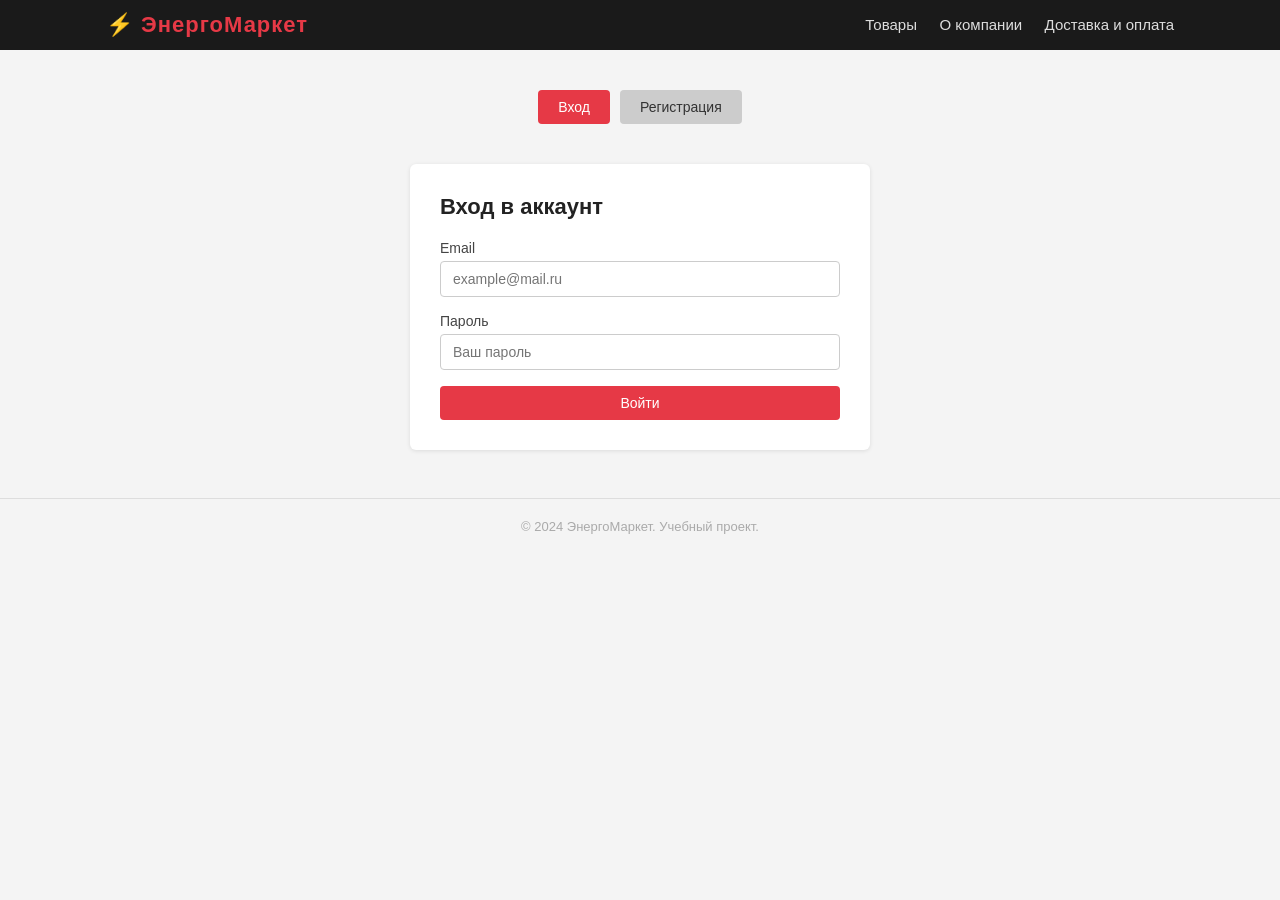
<file: backend/frontend/admin.html>
<!DOCTYPE html>
<html lang="ru">
<head>
    <meta charset="UTF-8">
    <meta name="viewport" content="width=device-width, initial-scale=1.0">
    <title>Админ-панель — ЭнергоМаркет</title>
    <link rel="stylesheet" href="css/style.css">
</head>
<body>

<header>
    <div class="container">
        <a class="logo" href="index.html">⚡ ЭнергоМаркет</a>
        <nav>
            <a href="index.html">Товары</a>
            <a href="about.html">О компании</a>
            <a href="delivery.html">Доставка и оплата</a>
            <a href="cart.html" id="nav-cart" style="display:none">🛒 Корзина <span id="cart-badge" class="cart-badge" style="display:none">0</span></a>
            <a href="admin.html" id="nav-admin" style="display:none">⚙️ Админ</a>
            <span id="nav-auth"></span>
        </nav>
    </div>
</header>

<div class="container">
    <h2 class="page-title" style="margin-top:28px;">⚙️ Панель администратора</h2>
    <p id="access-error" class="error-msg" style="display:none; margin-top:12px;"></p>

    <div id="admin-content" style="display:none">

        <!-- Форма добавления товара -->
        <div class="form-card" style="max-width:700px; margin: 24px 0;">
            <h3 id="form-title">Добавить товар</h3>

            <!-- Скрытое поле ID для режима редактирования -->
            <input type="hidden" id="edit-id">

            <div style="display:grid; grid-template-columns:1fr 1fr; gap:12px;">
                <div class="form-group">
                    <label>Название</label>
                    <input type="text" id="f-name" placeholder="VOLT ZERO Классик">
                </div>
                <div class="form-group">
                    <label>Бренд</label>
                    <input type="text" id="f-brand" placeholder="VOLT ZERO">
                </div>
                <div class="form-group">
                    <label>Цена (₽)</label>
                    <input type="number" id="f-price" placeholder="129">
                </div>
                <div class="form-group">
                    <label>Объём</label>
                    <input type="text" id="f-volume" placeholder="0.5л">
                </div>
            </div>

            <div class="form-group">
                <label>Краткое описание (для списка товаров)</label>
                <input type="text" id="f-short" placeholder="Не более 200 символов">
            </div>
            <div class="form-group">
                <label>Полное описание (для страницы товара)</label>
                <textarea id="f-full" rows="4" placeholder="Подробное описание товара..."></textarea>
            </div>
            <div class="form-group">
                <label>URL изображения</label>
                <input type="text" id="f-image" placeholder="https://...">
            </div>
            <div class="form-group">
                <label>В наличии</label>
                <select id="f-stock">
                    <option value="1">Да</option>
                    <option value="0">Нет</option>
                </select>
            </div>

            <div style="display:flex; gap:10px; margin-top:8px;">
                <button class="btn btn-red" onclick="saveProduct()">💾 Сохранить</button>
                <button class="btn btn-gray" onclick="resetForm()" id="btn-cancel" style="display:none">Отмена</button>
            </div>
            <p id="form-msg" class="success-msg" style="display:none"></p>
            <p id="form-error" class="error-msg" style="display:none"></p>
        </div>

        <!-- Таблица товаров -->
        <h3>Список товаров</h3>
        <table class="admin-table">
            <thead>
                <tr>
                    <th>#</th>
                    <th>Фото</th>
                    <th>Название</th>
                    <th>Бренд</th>
                    <th>Цена</th>
                    <th>Наличие</th>
                    <th>Действия</th>
                </tr>
            </thead>
            <tbody id="products-table-body">
                <tr><td colspan="7">Загрузка...</td></tr>
            </tbody>
        </table>

    </div>
</div>

<footer>
    <div class="container">© 2024 ЭнергоМаркет. Учебный проект.</div>
</footer>

<script src="js/api.js"></script>
<script>

    
    // Обновляем состояние навигационной панели
    updateNavbar();

    // Проверка доступа — только администратор
    document.addEventListener("DOMContentLoaded", () => {
        if (!isLoggedIn()) {
            window.location.href = "login.html";
            return;
        }
        if (!isAdmin()) {
            document.getElementById("access-error").textContent = "Доступ запрещён. Эта страница только для администраторов.";
            document.getElementById("access-error").style.display = "block";
            return;
        }
        document.getElementById("admin-content").style.display = "block";
        loadProducts();
    });

    async function loadProducts() {
        const products = await apiRequest("GET", "/api/products");
        const tbody = document.getElementById("products-table-body");
        tbody.innerHTML = products.map(p => `
            <tr>
                <td>${p.id}</td>
                <td><img src="${p.image_url}" alt="${p.name}"></td>
                <td>${p.name}</td>
                <td>${p.brand}</td>
                <td>${p.price} ₽</td>
                <td>
                    <span class="badge ${p.in_stock ? 'badge-instock' : 'badge-outofstock'}">
                        ${p.in_stock ? "Есть" : "Нет"}
                    </span>
                </td>
                <td>
                    <button class="btn btn-dark btn-small" onclick="editProduct(${p.id})">✏️ Изменить</button>
                    <button class="btn btn-danger btn-small" onclick="deleteProduct(${p.id}, '${p.name}')">🗑️ Удалить</button>
                </td>
            </tr>
        `).join("");
    }

    async function saveProduct() {
        const editId = document.getElementById("edit-id").value;
        const msgEl  = document.getElementById("form-msg");
        const errEl  = document.getElementById("form-error");
        msgEl.style.display = "none";
        errEl.style.display = "none";

        const data = {
            name:              document.getElementById("f-name").value.trim(),
            brand:             document.getElementById("f-brand").value.trim(),
            price:             parseFloat(document.getElementById("f-price").value),
            volume:            document.getElementById("f-volume").value.trim(),
            short_description: document.getElementById("f-short").value.trim(),
            full_description:  document.getElementById("f-full").value.trim(),
            image_url:         document.getElementById("f-image").value.trim(),
            in_stock:          parseInt(document.getElementById("f-stock").value),
        };

        // Простая валидация
        for (const [key, val] of Object.entries(data)) {
            if (val === "" || (typeof val === "number" && isNaN(val))) {
                errEl.textContent = "Заполните все поля!";
                errEl.style.display = "block";
                return;
            }
        }

        try {
            if (editId) {
                await apiRequest("PUT", `/api/products/${editId}`, data);
                msgEl.textContent = "✅ Товар обновлён!";
            } else {
                await apiRequest("POST", "/api/products", data);
                msgEl.textContent = "✅ Товар добавлен!";
            }
            msgEl.style.display = "block";
            resetForm();
            loadProducts();
        } catch (e) {
            errEl.textContent = "Ошибка: " + e.message;
            errEl.style.display = "block";
        }
    }

    async function editProduct(id) {
        // Загружаем данные товара и заполняем форму
        const p = await apiRequest("GET", `/api/products/${id}`);
        document.getElementById("edit-id").value  = p.id;
        document.getElementById("f-name").value   = p.name;
        document.getElementById("f-brand").value  = p.brand;
        document.getElementById("f-price").value  = p.price;
        document.getElementById("f-volume").value = p.volume;
        document.getElementById("f-short").value  = p.short_description;
        document.getElementById("f-full").value   = p.full_description;
        document.getElementById("f-image").value  = p.image_url;
        document.getElementById("f-stock").value  = p.in_stock;

        document.getElementById("form-title").textContent = `Редактировать товар #${p.id}`;
        document.getElementById("btn-cancel").style.display = "inline";

        // Прокрутка к форме
        document.querySelector(".form-card").scrollIntoView({ behavior: "smooth" });
    }

    async function deleteProduct(id, name) {
        if (!confirm(`Удалить товар "${name}"?`)) return;
        try {
            await apiRequest("DELETE", `/api/products/${id}`);
            loadProducts();
        } catch (e) {
            alert("Ошибка удаления: " + e.message);
        }
    }

    function resetForm() {
        document.getElementById("edit-id").value = "";
        ["f-name","f-brand","f-price","f-volume","f-short","f-full","f-image"].forEach(id => {
            document.getElementById(id).value = "";
        });
        document.getElementById("f-stock").value = "1";
        document.getElementById("form-title").textContent = "Добавить товар";
        document.getElementById("btn-cancel").style.display = "none";
    }
</script>

</body>
</html>
</file>
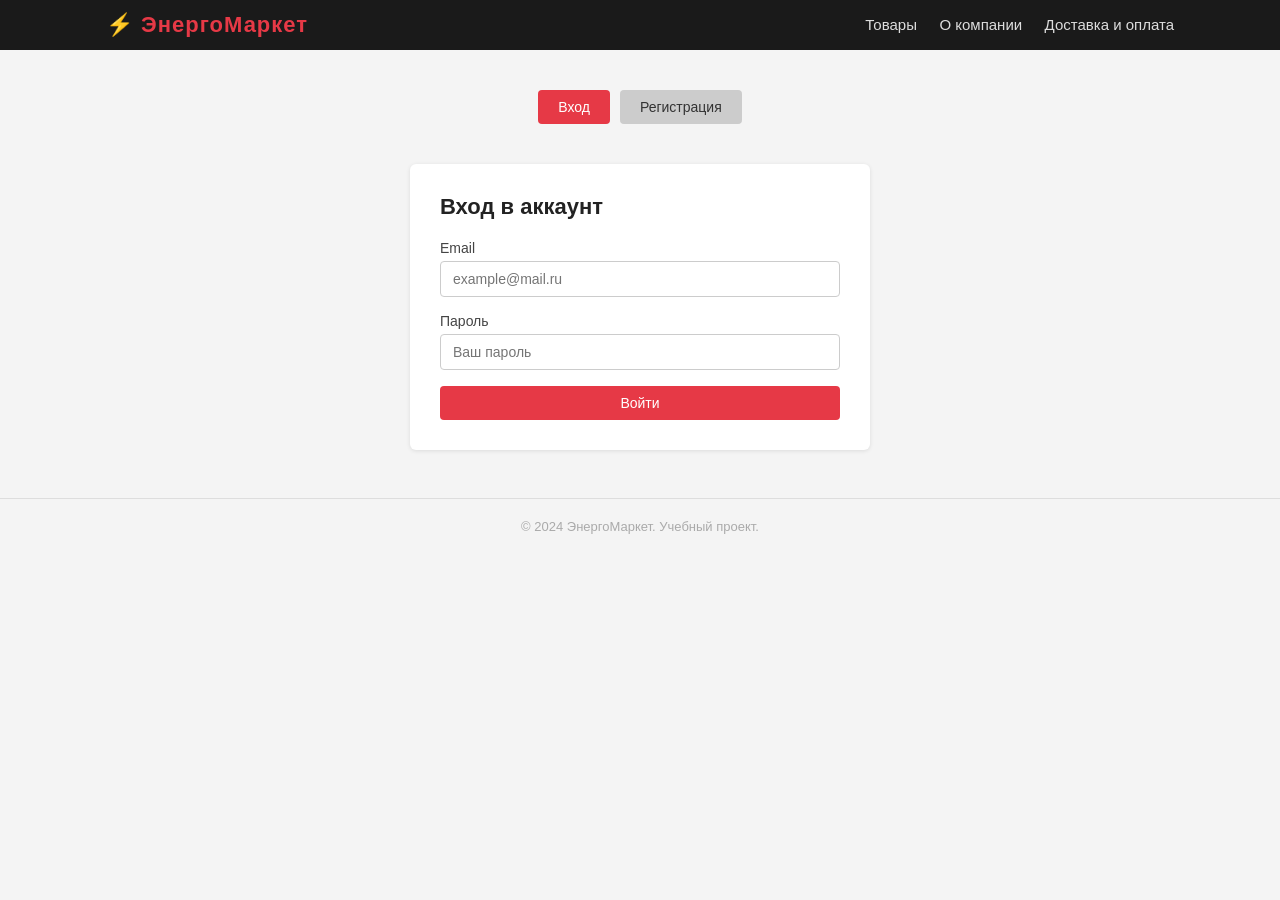
<file: backend/frontend/cart.html>
<!-- <!DOCTYPE html>
<html lang="ru">
<head>
    <meta charset="UTF-8">
    <meta name="viewport" content="width=device-width, initial-scale=1.0">
    <title>Корзина — ЭнергоМаркет</title>
    <link rel="stylesheet" href="css/style.css">
</head>
<body>

<header>
    <div class="container">
        <a class="logo" href="index.html">⚡ ЭнергоМаркет</a>
        <nav>
            <a href="index.html">Товары</a>
            <a href="about.html">О компании</a>
            <a href="delivery.html">Доставка и оплата</a>
            <a href="cart.html" id="nav-cart" style="display:none">🛒 Корзина</a>
            <a href="admin.html" id="nav-admin" style="display:none">⚙️ Админ</a>
            <span id="nav-auth"></span>
        </nav>
    </div>
</header>

<div class="container">
    <h2 class="page-title" style="margin-top:28px;">🛒 Моя корзина</h2>

    <div id="cart-container">
        <p>Загрузка...</p>
    </div>
</div>

<footer>
    <div class="container">© 2024 ЭнергоМаркет. Учебный проект.</div>
</footer>

<script src="js/api.js"></script>
<script>
    async function loadCart() {
        // Если не авторизован — перенаправляем на страницу входа
        if (!isLoggedIn()) {
            window.location.href = "login.html";
            return;
        }

        try {
            const items = await apiRequest("GET", "/api/cart");
            const container = document.getElementById("cart-container");

            if (items.length === 0) {
                container.innerHTML = `
                    <p style="margin-top:20px; color:#777;">Корзина пуста.</p>
                    <a href="index.html" class="btn btn-red" style="margin-top:12px;">Перейти к товарам</a>
                `;
                return;
            }

            // Считаем итоговую сумму
            const total = items.reduce((sum, item) => sum + item.product.price * item.quantity, 0);

            container.innerHTML = items.map(item => `
                <div class="cart-item" id="cart-item-${item.cart_item_id}">
                    <img src="${item.product.image_url}" alt="${item.product.name}">
                    <div class="cart-item-info">
                        <h3><a href="product.html?id=${item.product.id}">${item.product.name}</a></h3>
                        <p style="font-size:13px; color:#888;">${item.product.brand} · ${item.product.volume}</p>
                        <p class="price">${item.product.price} ₽ × ${item.quantity} шт.</p>
                    </div>
                    <div>
                        <p style="font-weight:bold; margin-bottom:8px;">${(item.product.price * item.quantity).toFixed(0)} ₽</p>
                        <button class="btn btn-danger btn-small" onclick="removeFromCart(${item.cart_item_id})">Удалить</button>
                    </div>
                </div>
            `).join("") + `
                <div class="cart-total">Итого: ${total.toFixed(0)} ₽</div>
                <div style="margin-top:16px;">
                    <button class="btn btn-red" onclick="alert('Оформление заказа — в разработке 🙂')">
                        Оформить заказ
                    </button>
                    <a href="index.html" class="btn btn-gray" style="margin-left:10px;">Продолжить покупки</a>
                </div>
            `;
        } catch (e) {
            document.getElementById("cart-container").innerHTML =
                `<p style="color:red">Ошибка загрузки корзины: ${e.message}</p>`;
        }
    }

    async function removeFromCart(itemId) {
        try {
            await apiRequest("DELETE", `/api/cart/${itemId}`);
            // Убираем элемент со страницы без перезагрузки
            const el = document.getElementById(`cart-item-${itemId}`);
            if (el) el.remove();
            // Перезагружаем чтобы обновить итоговую сумму
            loadCart();
        } catch (e) {
            alert("Ошибка: " + e.message);
        }
    }

    loadCart();
</script>

</body>
</html> -->

<!DOCTYPE html>
<html lang="ru">
<head>
    <meta charset="UTF-8">
    <meta name="viewport" content="width=device-width, initial-scale=1.0">
    <title>Корзина — ЭнергоМаркет</title>
    <link rel="stylesheet" href="css/style.css">
    <script src="js/api.js"></script>
</head>
<body>

<header>
    <div class="container">
        <a class="logo" href="index.html">⚡ ЭнергоМаркет</a>
        <nav>
            <a href="index.html">Товары</a>
            <a href="about.html">О компании</a>
            <a href="delivery.html">Доставка и оплата</a>
            <a href="cart.html" id="nav-cart" style="display:none">🛒 Корзина <span id="cart-badge" class="cart-badge" style="display:none">0</span></a>
            <a href="admin.html" id="nav-admin" style="display:none">⚙️ Админ</a>
            <span id="nav-auth"></span>
        </nav>
    </div>
</header>

<div class="container">
    <h2 class="page-title" style="margin-top:28px;">🛒 Корзина</h2>
    <div id="cart-container"><p>Загрузка...</p></div>
</div>

<footer>
    <div class="container" style="display:flex; justify-content:space-between; flex-wrap:wrap; gap:16px; align-items:center;">
        <span>© 2025 ЭнергоМаркет. Учебный проект.</span>
        <div style="display:flex; gap:20px; font-size:13px;">
            <a href="delivery.html">Доставка и оплата</a>
            <a href="about.html">О компании</a>
        </div>
    </div>
</footer>

<script>

    async function loadCart() {
        // Если пользователь не авторизован, перенаправляем его на страницу входа
        if (!isLoggedIn()) {
            window.location.href = "login.html";
            return;
        }

        try {
            const items = await apiRequest("GET", "/api/cart");
            const container = document.getElementById("cart-container");

        if (items.length === 0) {
            container.innerHTML = `
                <p style="margin-top:20px; color:#777;">Корзина пуста.</p>
                <a href="index.html" class="btn btn-red" style="margin-top:12px; display:inline-block;">Перейти к товарам</a>
            `;
            return;
        }

        const subtotal = items.reduce((sum, item) => sum + item.product.price * item.quantity, 0);
        const freeDelivery = subtotal >= 1000;

        container.innerHTML = items.map(item => `
            <div class="cart-item" id="cart-item-${item.cart_item_id}">
                <img src="${item.product.image_url}" alt="${item.product.name}">
                <div class="cart-item-info">
                    <h3><a href="product.html?id=${item.product.id}">${item.product.name}</a></h3>
                    <p style="font-size:13px; color:#888;">${item.product.brand} · ${item.product.volume}</p>
                    <p class="price">${item.product.price} ₽ × ${item.quantity} шт.</p>
                </div>
                <div style="text-align:right;">
                    <p style="font-weight:bold; margin-bottom:8px;">${(item.product.price * item.quantity).toFixed(0)} ₽</p>
                    <button class="btn btn-danger btn-small" onclick="removeItem(${item.cart_item_id})">Удалить</button>
                </div>
            </div>
        `).join("") + `
            <div style="background:white; border-radius:6px; padding:20px; box-shadow:0 1px 4px rgba(0,0,0,0.1); margin-top:4px;">
                ${freeDelivery
                    ? `<p style="color:#2a9d2a; font-size:14px; margin-bottom:10px;">🎁 Бесплатная доставка при заказе от 1000 ₽ — у вас есть!</p>`
                    : `<p style="color:#888; font-size:14px; margin-bottom:10px;">До бесплатной доставки осталось: <strong>${(1000 - subtotal).toFixed(0)} ₽</strong></p>`
                }
                <div class="cart-total">Итого: ${subtotal.toFixed(0)} ₽</div>
                <div style="margin-top:16px; display:flex; gap:10px; flex-wrap:wrap;">
                    <a href="checkout.html" class="btn btn-red">Оформить заказ →</a>
                    <a href="index.html" class="btn btn-gray">Продолжить покупки</a>
                </div>
            </div>
        `;
        } catch (e) {
            document.getElementById("cart-container").innerHTML =
                `<p style="color:red">Ошибка загрузки корзины: ${e.message}</p>`;
        }
    }

    async function removeItem(cartItemId) {
        try {
            await apiRequest("DELETE", `/api/cart/${cartItemId}`);
        } catch (e) { alert("Ошибка: " + e.message); return; }
        // Перезагружаем корзину, чтобы обновить список и итоговую сумму
        loadCart();
    }

    document.addEventListener("DOMContentLoaded", function() {
        // Сначала обновляем шапку сайта
        updateNavbar();
        // Затем загружаем содержимое корзины
        loadCart();
    });
</script>

</body>
</html>
</file>
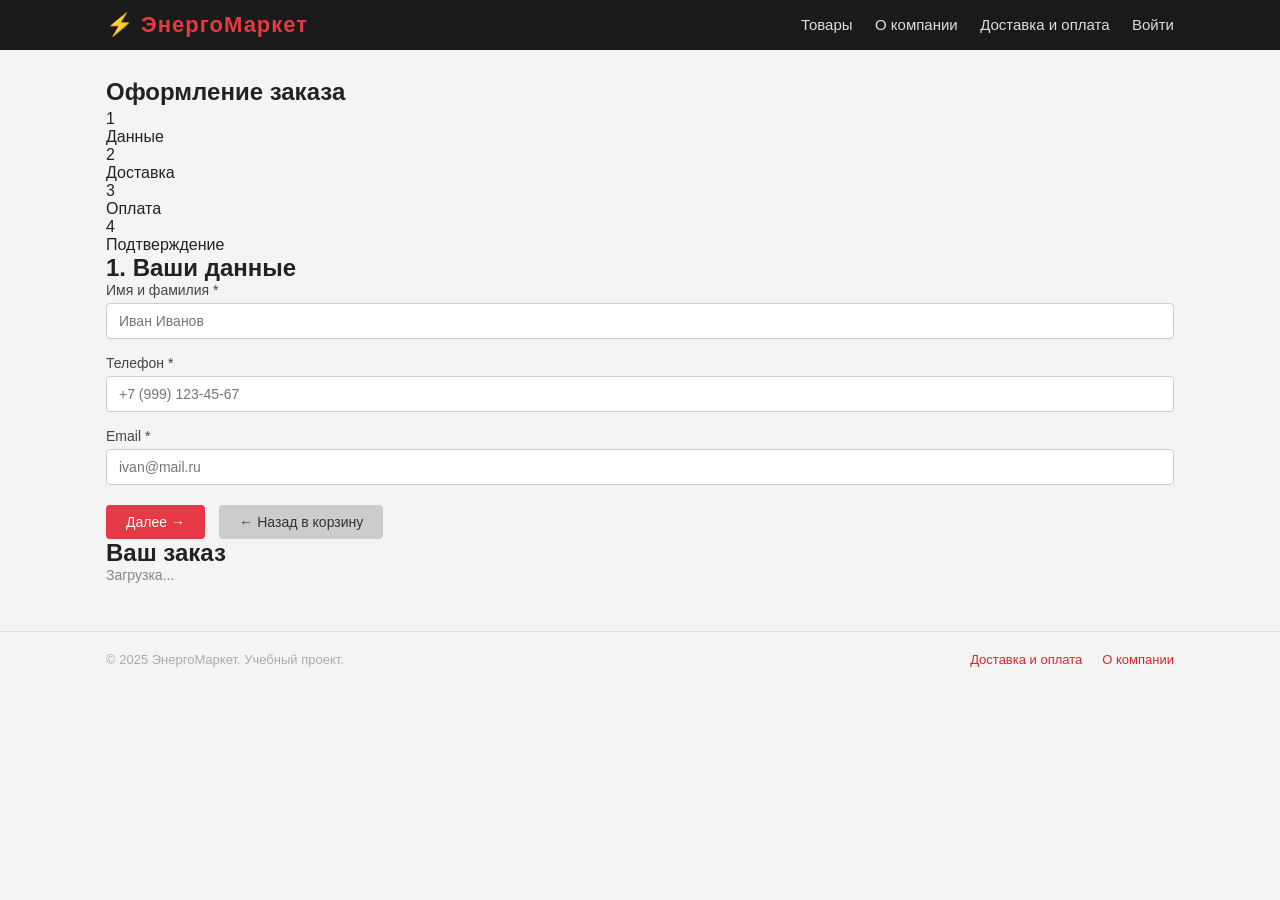
<file: backend/frontend/checkout.html>
<!DOCTYPE html>
<html lang="ru">
<head>
    <meta charset="UTF-8">
    <meta name="viewport" content="width=device-width, initial-scale=1.0">
    <title>Оформление заказа — ЭнергоМаркет</title>
    <link rel="stylesheet" href="css/style.css">
    <script src="js/api.js"></script>
</head>
<body>

<header>
    <div class="container">
        <a class="logo" href="index.html">⚡ ЭнергоМаркет</a>
        <nav>
            <a href="index.html">Товары</a>
            <a href="about.html">О компании</a>
            <a href="delivery.html">Доставка и оплата</a>
            <a href="cart.html" id="nav-cart" style="display:none">🛒 Корзина <span id="cart-badge" class="cart-badge" style="display:none">0</span></a>
            <a href="admin.html" id="nav-admin" style="display:none">⚙️ Админ</a>
            <span id="nav-auth"></span>
        </nav>
    </div>
</header>

<div class="container">
    <h2 class="page-title" style="margin-top:28px;">Оформление заказа</h2>

    <!-- Индикатор шагов -->
    <div class="checkout-steps" id="steps-bar">
        <div class="checkout-step active" id="step-1">
            <div><div class="checkout-step-num">1</div></div>
            Данные
        </div>
        <div class="checkout-step" id="step-2">
            <div><div class="checkout-step-num">2</div></div>
            Доставка
        </div>
        <div class="checkout-step" id="step-3">
            <div><div class="checkout-step-num">3</div></div>
            Оплата
        </div>
        <div class="checkout-step" id="step-4">
            <div><div class="checkout-step-num">4</div></div>
            Подтверждение
        </div>
    </div>

    <div class="checkout-layout">

        <!-- Левая колонка — формы -->
        <div>

            <!-- Шаг 1: Данные -->
            <div class="checkout-card" id="form-step-1">
                <h2>1. Ваши данные</h2>
                <div class="form-group">
                    <label for="co-name">Имя и фамилия *</label>
                    <input type="text" id="co-name" placeholder="Иван Иванов">
                </div>
                <div class="form-group">
                    <label for="co-phone">Телефон *</label>
                    <input type="tel" id="co-phone" placeholder="+7 (999) 123-45-67">
                </div>
                <div class="form-group">
                    <label for="co-email">Email *</label>
                    <input type="email" id="co-email" placeholder="ivan@mail.ru">
                </div>
                <p id="step1-error" class="error-msg" style="display:none"></p>
                <div style="margin-top:20px;">
                    <button class="btn btn-red" onclick="goStep(2)">Далее →</button>
                    <a href="cart.html" class="btn btn-gray" style="margin-left:10px;">← Назад в корзину</a>
                </div>
            </div>

            <!-- Шаг 2: Доставка -->
            <div class="checkout-card" id="form-step-2" style="display:none">
                <h2>2. Способ доставки</h2>

                <div class="radio-group">
                    <label class="radio-option">
                        <input type="radio" name="delivery" value="courier" checked onchange="updateDeliveryCost()">
                        <div>
                            <div class="radio-label">🏃 Курьер до двери (1–3 дня)</div>
                            <div style="font-size:12px; color:#888;">г. Москва и область</div>
                        </div>
                        <span class="radio-price" id="courier-price">250 ₽</span>
                    </label>
                    <label class="radio-option">
                        <input type="radio" name="delivery" value="pickpoint" onchange="updateDeliveryCost()">
                        <div>
                            <div class="radio-label">📦 Постамат СДЭК / PickPoint (2–5 дней)</div>
                        </div>
                        <span class="radio-price">149 ₽</span>
                    </label>
                    <label class="radio-option">
                        <input type="radio" name="delivery" value="post" onchange="updateDeliveryCost()">
                        <div>
                            <div class="radio-label">📮 Почта России (5–14 дней)</div>
                        </div>
                        <span class="radio-price">99 ₽</span>
                    </label>
                    <label class="radio-option">
                        <input type="radio" name="delivery" value="pickup" onchange="updateDeliveryCost()">
                        <div>
                            <div class="radio-label">🏪 Самовывоз</div>
                            <div style="font-size:12px; color:#888;">ул. Примерная, 1 — Пн–Пт 10:00–20:00</div>
                        </div>
                        <span class="radio-price">Бесплатно</span>
                    </label>
                </div>

                <div class="form-group" id="address-block">
                    <label for="co-address">Адрес доставки *</label>
                    <input type="text" id="co-address" placeholder="Улица, дом, квартира">
                </div>

                <div style="margin-top:20px;">
                    <button class="btn btn-red" onclick="goStep(3)">Далее →</button>
                    <button class="btn btn-gray" onclick="goStep(1)" style="margin-left:10px;">← Назад</button>
                </div>
            </div>

            <!-- Шаг 3: Оплата -->
            <div class="checkout-card" id="form-step-3" style="display:none">
                <h2>3. Способ оплаты</h2>

                <div class="radio-group">
                    <label class="radio-option">
                        <input type="radio" name="payment" value="card" checked>
                        <div class="radio-label">💳 Банковская карта онлайн</div>
                    </label>
                    <label class="radio-option">
                        <input type="radio" name="payment" value="sbp">
                        <div class="radio-label">📱 СБП (оплата по QR-коду)</div>
                    </label>
                    <label class="radio-option">
                        <input type="radio" name="payment" value="cash">
                        <div class="radio-label">💵 Наличными / картой курьеру</div>
                    </label>
                </div>

                <div class="form-group" style="margin-top:16px;">
                    <label for="co-comment">Комментарий к заказу (необязательно)</label>
                    <textarea id="co-comment" placeholder="Пожелания по доставке, домофон и т.д."></textarea>
                </div>

                <p id="step3-error" class="error-msg" style="display:none"></p>
                <div style="margin-top:20px;">
                    <button class="btn btn-red" onclick="placeOrder()">Оформить заказ</button>
                    <button class="btn btn-gray" onclick="goStep(2)" style="margin-left:10px;">← Назад</button>
                </div>
            </div>

            <!-- Шаг 4: Успех -->
            <div class="checkout-card" id="form-step-4" style="display:none">
                <div class="success-block">
                    <div class="success-icon">✅</div>
                    <h2>Заказ оформлен!</h2>
                    <p id="order-number-text">Номер вашего заказа: <strong id="order-number">—</strong></p>
                    <p>Подтверждение отправлено на email <strong id="order-email">—</strong>.<br>
                    Мы свяжемся с вами в течение 30 минут для уточнения деталей.</p>
                    <a href="index.html" class="btn btn-red" style="margin-top:8px;">Продолжить покупки</a>
                </div>
            </div>

        </div>

        <!-- Правая колонка — итог заказа -->
        <div>
            <div class="checkout-card" id="order-summary">
                <h2>Ваш заказ</h2>
                <div id="summary-items">
                    <p style="color:#888; font-size:14px;">Загрузка...</p>
                </div>
                <div id="summary-totals" style="margin-top:16px;"></div>
            </div>
        </div>

    </div>
</div>

<footer>
    <div class="container" style="display:flex; justify-content:space-between; flex-wrap:wrap; gap:16px; align-items:center;">
        <span>© 2025 ЭнергоМаркет. Учебный проект.</span>
        <div style="display:flex; gap:20px; font-size:13px;">
            <a href="delivery.html">Доставка и оплата</a>
            <a href="about.html">О компании</a>
        </div>
    </div>
</footer>

<script>

    // Обновляем состояние навигационной панели
    updateNavbar();


    let cartItems = [];
    let deliveryCost = 250;

    const DELIVERY_COSTS = { courier: 250, pickpoint: 149, post: 99, pickup: 0 };
    const FREE_DELIVERY_THRESHOLD = 1000;

    // ── Загрузка корзины ──────────────────────

    async function loadCheckoutCart() 
    {
        if (isLoggedIn()) {
            try { cartItems = await apiRequest("GET", "/api/cart"); }
            catch (e) { cartItems = []; }
        } else {
            cartItems = getGuestCart();
        }

        if (cartItems.length === 0) {
            window.location.href = "cart.html";
            return;
        }

        // Если пользователь авторизован, пытаемся предзаполнить email
        if (isLoggedIn()) {
            const userProfile = await fetchCurrentUser();
            if (userProfile && userProfile.email) {
                const emailInput = document.getElementById("co-email");
                emailInput.value = userProfile.email;
                emailInput.readOnly = true;
                emailInput.style.backgroundColor = "#f0f0f0"; // Обозначить как только для чтения
            }
        }

        renderSummary();
    }

    function renderSummary() {
        const itemsEl   = document.getElementById("summary-items");
        const totalsEl  = document.getElementById("summary-totals");

        const subtotal = cartItems.reduce((s, i) => s + i.product.price * i.quantity, 0);
        const delivery = subtotal >= FREE_DELIVERY_THRESHOLD
            ? 0
            : (document.querySelector('input[name="delivery"]:checked')?.value === "pickup" ? 0 : deliveryCost);
        const total = subtotal + delivery;

        itemsEl.innerHTML = cartItems.map(item => `
            <div class="order-summary-item">
                <img src="${item.product.image_url}" alt="${item.product.name}">
                <div class="item-name">
                    <div>${item.product.name}</div>
                    <div style="color:#888; font-size:12px;">${item.quantity} шт.</div>
                </div>
                <div class="item-price">${(item.product.price * item.quantity).toFixed(0)} ₽</div>
            </div>
        `).join("");

        const freeNote = subtotal >= FREE_DELIVERY_THRESHOLD
            ? '<span style="color:#2a9d2a; font-size:13px;">🎁 Бесплатно (заказ от 1000 ₽)</span>'
            : `${delivery} ₽`;

        totalsEl.innerHTML = `
            <div class="order-total-row"><span>Товары (${cartItems.reduce((s,i)=>s+i.quantity,0)} шт.)</span><span>${subtotal.toFixed(0)} ₽</span></div>
            <div class="order-total-row"><span>Доставка</span><span>${freeNote}</span></div>
            <div class="order-total-row final"><span>Итого</span><span>${total.toFixed(0)} ₽</span></div>
        `;
    }

    function updateDeliveryCost() {
        const selected = document.querySelector('input[name="delivery"]:checked')?.value || "courier";
        deliveryCost = DELIVERY_COSTS[selected];

        // Прячем поле адреса при самовывозе
        const addrBlock = document.getElementById("address-block");
        if (addrBlock) addrBlock.style.display = selected === "pickup" ? "none" : "block";

        renderSummary();
    }

    // ── Переход между шагами ──────────────────

    function goStep(n) {
        // Валидация при переходе вперёд
        if (n === 2) {
            const nameInput  = document.getElementById("co-name");
            const phoneInput = document.getElementById("co-phone");
            const emailInput = document.getElementById("co-email");
            const err   = document.getElementById("step1-error");

            const name  = nameInput.value.trim();
            const phone = phoneInput.value.trim();
            const email = emailInput.value.trim();

            let hasError = false;
            if (!name) hasError = true;
            if (!phone) hasError = true;
            if (!email && !emailInput.readOnly) hasError = true; // Validate email only if not read-only and empty

            if (hasError) {
                err.textContent = "Пожалуйста, заполните все обязательные поля.";
                err.style.display = "block";
                return;
            }
            err.style.display = "none";
        }

        // Обновляем индикатор шагов
        for (let i = 1; i <= 4; i++) {
            const el = document.getElementById(`step-${i}`);
            el.className = "checkout-step" + (i < n ? " done" : i === n ? " active" : "");
        }

        // Показываем нужный шаг
        for (let i = 1; i <= 4; i++) {
            document.getElementById(`form-step-${i}`).style.display = i === n ? "block" : "none";
        }

        if (n === 2) updateDeliveryCost();
    }

    // ── Оформление заказа ─────────────────────

    async function placeOrder() {
        const name     = document.getElementById("co-name").value.trim();
        const phone    = document.getElementById("co-phone").value.trim();
        const email    = document.getElementById("co-email").value.trim();
        const delivery = document.querySelector('input[name="delivery"]:checked')?.value || "courier";
        const address  = delivery !== "pickup" ? document.getElementById("co-address").value.trim() : "Самовывоз";
        const payment  = document.querySelector('input[name="payment"]:checked')?.value || "card";
        const comment  = document.getElementById("co-comment").value.trim();
        const errEl    = document.getElementById("step3-error");

        if (delivery !== "pickup" && !address) {
            errEl.textContent = "Укажите адрес доставки.";
            errEl.style.display = "block";
            return;
        }
        errEl.style.display = "none";

        const subtotal = cartItems.reduce((s, i) => s + i.product.price * i.quantity, 0);
        const dc = subtotal >= FREE_DELIVERY_THRESHOLD ? 0 : DELIVERY_COSTS[delivery];

        const orderData = {
            customer_name: name,
            customer_phone: phone,
            customer_email: email,
            delivery_method: delivery,
            delivery_address: address,
            payment_method: payment,
            comment: comment,
            items: cartItems.map(i => ({
                product_id: i.product.id,
                product_name: i.product.name,
                quantity: i.quantity,
                price: i.product.price
            })),
            subtotal: subtotal,
            delivery_cost: dc,
            total: subtotal + dc
        };

        try {
            let result;
            if (isLoggedIn()) {
                result = await apiRequest("POST", "/api/orders", orderData);
            } else {
                // Для гостей — эндпоинт без токена
                result = await apiRequest("POST", "/api/orders/guest", orderData);
            }

            // Очищаем корзину
            if (isLoggedIn()) {
                // Очищаем серверную корзину через эндпоинт
                try { await apiRequest("DELETE", "/api/cart/clear"); } catch (_) {}
            } else {
                clearGuestCart();
            }

            // Показываем успех
            document.getElementById("order-number").textContent = `#${result.order_id}`;
            document.getElementById("order-email").textContent = email;
            document.getElementById("order-summary").style.display = "none";
            document.getElementById("steps-bar").style.display = "none";
            goStep(4);

        } catch (e) {
            errEl.textContent = "Ошибка оформления: " + e.message;
            errEl.style.display = "block";
        }
    }

    loadCheckoutCart();

    document.addEventListener("DOMContentLoaded", updateNavbar);
</script>

</body>
</html>
</file>
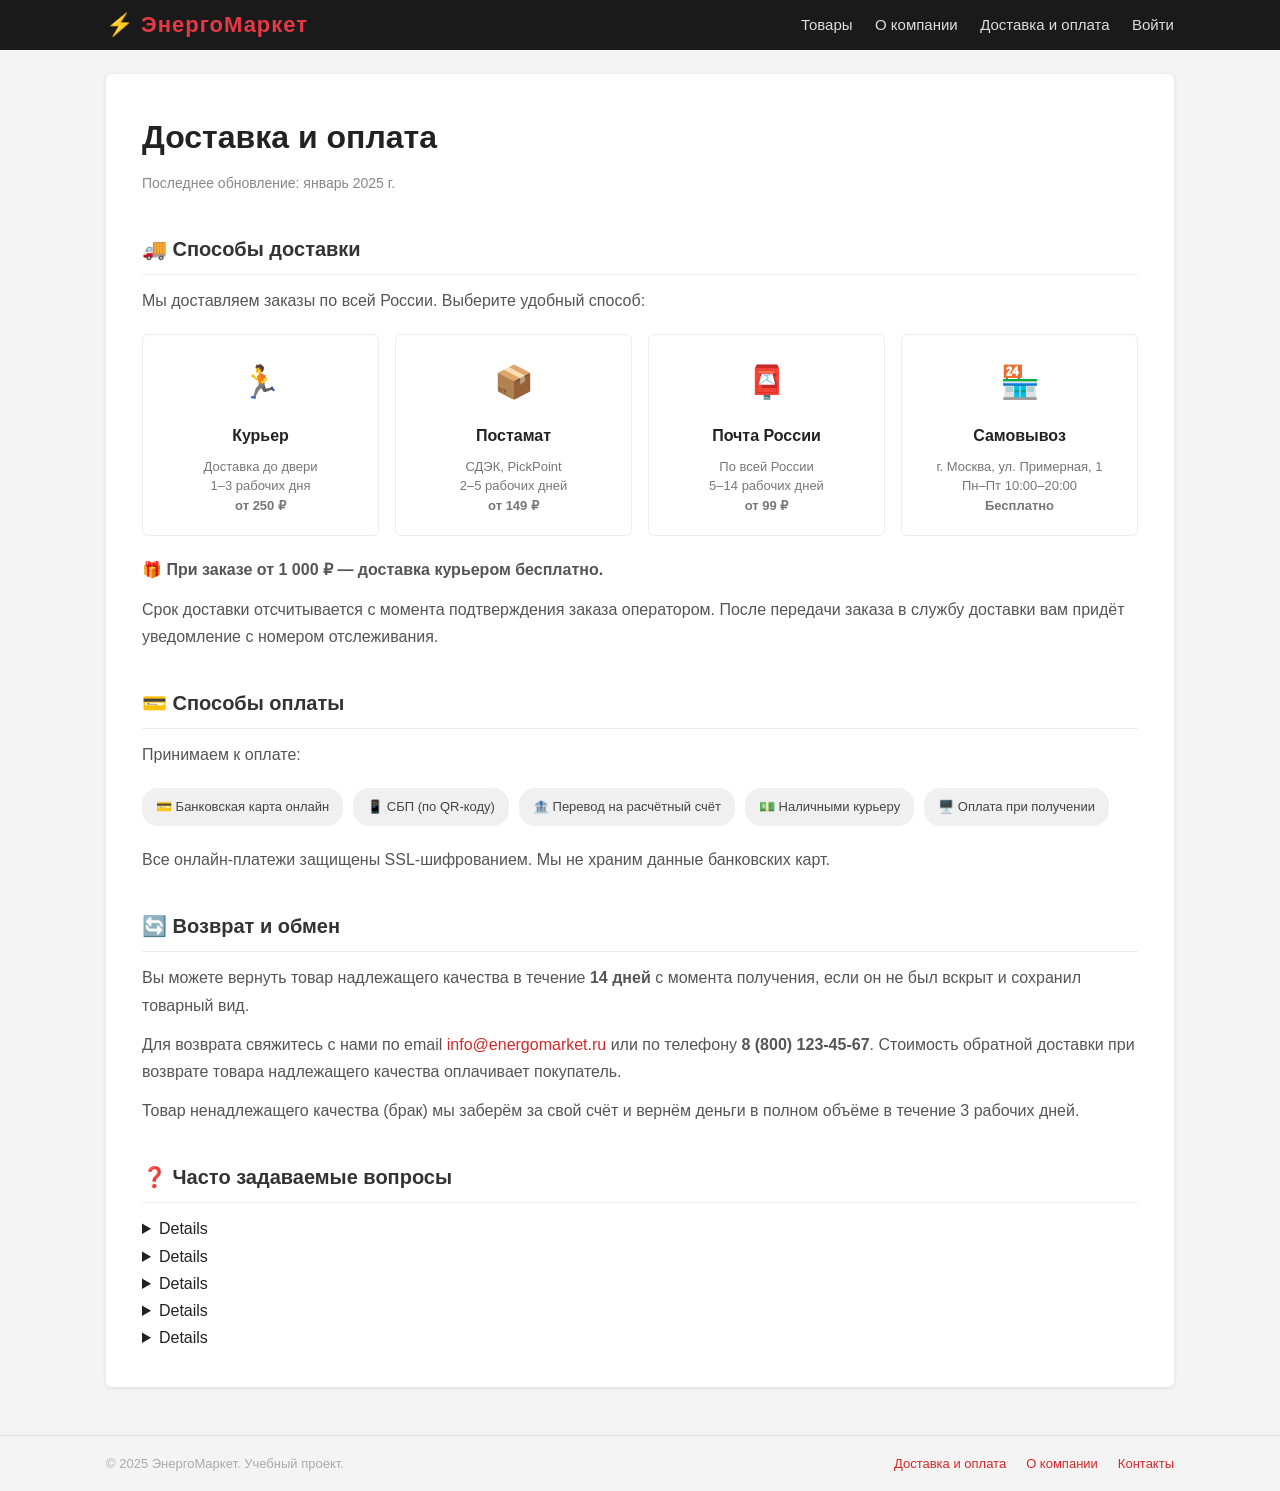
<file: backend/frontend/delivery.html>
<!DOCTYPE html>
<html lang="ru">
<head>
    <meta charset="UTF-8">
    <meta name="viewport" content="width=device-width, initial-scale=1.0">
    <title>Доставка и оплата — ЭнергоМаркет</title>
    <link rel="stylesheet" href="css/style.css">
    <script src="js/api.js"></script>
</head>
<body>

<header>
    <div class="container">
        <a class="logo" href="index.html">⚡ ЭнергоМаркет</a>
        <nav>
            <a href="index.html">Товары</a>
            <a href="about.html">О компании</a>
            <a href="delivery.html">Доставка и оплата</a>
            <a href="cart.html" id="nav-cart" style="display:none">🛒 Корзина <span id="cart-badge" class="cart-badge" style="display:none">0</span></a>
            <a href="admin.html" id="nav-admin" style="display:none">⚙️ Админ</a>
            <span id="nav-auth"></span>
        </nav>
    </div>
</header>

<div class="container">
    <div class="info-section">
        <h1>Доставка и оплата</h1>
        <p style="color:#888; font-size:14px;">Последнее обновление: январь 2025 г.</p>

        <!-- ДОСТАВКА -->
        <h2>🚚 Способы доставки</h2>
        <p>Мы доставляем заказы по всей России. Выберите удобный способ:</p>

        <div class="delivery-options">
            <div class="delivery-option">
                <div class="icon">🏃</div>
                <h3>Курьер</h3>
                <p>Доставка до двери<br>1–3 рабочих дня<br><strong>от 250 ₽</strong></p>
            </div>
            <div class="delivery-option">
                <div class="icon">📦</div>
                <h3>Постамат</h3>
                <p>СДЭК, PickPoint<br>2–5 рабочих дней<br><strong>от 149 ₽</strong></p>
            </div>
            <div class="delivery-option">
                <div class="icon">📮</div>
                <h3>Почта России</h3>
                <p>По всей России<br>5–14 рабочих дней<br><strong>от 99 ₽</strong></p>
            </div>
            <div class="delivery-option">
                <div class="icon">🏪</div>
                <h3>Самовывоз</h3>
                <p>г. Москва, ул. Примерная, 1<br>Пн–Пт 10:00–20:00<br><strong>Бесплатно</strong></p>
            </div>
        </div>

        <p>🎁 <strong>При заказе от 1 000 ₽ — доставка курьером бесплатно.</strong></p>
        <p>Срок доставки отсчитывается с момента подтверждения заказа оператором. После передачи заказа в службу доставки вам придёт уведомление с номером отслеживания.</p>

        <!-- ОПЛАТА -->
        <h2>💳 Способы оплаты</h2>
        <p>Принимаем к оплате:</p>
        <div class="payment-methods">
            <div class="payment-badge">💳 Банковская карта онлайн</div>
            <div class="payment-badge">📱 СБП (по QR-коду)</div>
            <div class="payment-badge">🏦 Перевод на расчётный счёт</div>
            <div class="payment-badge">💵 Наличными курьеру</div>
            <div class="payment-badge">🖥️ Оплата при получении</div>
        </div>
        <p>Все онлайн-платежи защищены SSL-шифрованием. Мы не храним данные банковских карт.</p>

        <!-- ВОЗВРАТ -->
        <h2>🔄 Возврат и обмен</h2>
        <p>Вы можете вернуть товар надлежащего качества в течение <strong>14 дней</strong> с момента получения, если он не был вскрыт и сохранил товарный вид.</p>
        <p>Для возврата свяжитесь с нами по email <a href="mailto:info@energomarket.ru">info@energomarket.ru</a> или по телефону <strong>8 (800) 123-45-67</strong>. Стоимость обратной доставки при возврате товара надлежащего качества оплачивает покупатель.</p>
        <p>Товар ненадлежащего качества (брак) мы заберём за свой счёт и вернём деньги в полном объёме в течение 3 рабочих дней.</p>

        <!-- FAQ -->
        <h2>❓ Часто задаваемые вопросы</h2>

        <details>
            <div class="faq-item">
                <summary>Можно ли отследить статус заказа?</summary>
                <p>Да. После оформления заказа вам придёт email с номером отслеживания. Также статус заказа отображается в личном кабинете, если вы зарегистрированы.</p>
            </div>
        </details>

        <details>
            <div class="faq-item">
                <summary>Можно ли изменить или отменить заказ?</summary>
                <p>Да, до момента передачи заказа в службу доставки. Свяжитесь с нами как можно скорее по телефону или email.</p>
            </div>
        </details>

        <details>
            <div class="faq-item">
                <summary>Доставляете ли в выходные дни?</summary>
                <p>Курьерская доставка работает в будние и субботу. Почта России и постаматы работают по собственному расписанию пунктов выдачи.</p>
            </div>
        </details>

        <details>
            <div class="faq-item">
                <summary>Что делать, если товар пришёл повреждённым?</summary>
                <p>Не принимайте посылку и зафиксируйте повреждения при курьере или в пункте выдачи. Затем свяжитесь с нами — мы организуем возврат и повторную отправку или полный возврат средств.</p>
            </div>
        </details>

        <details>
            <div class="faq-item">
                <summary>Бесплатна ли доставка при первом заказе?</summary>
                <p>Доставка бесплатна при любом заказе от 1 000 ₽, включая первый. При заказе меньшей суммы стоимость зависит от выбранного способа.</p>
            </div>
        </details>

    </div>
</div>

<footer>
    <div class="container" style="display:flex; justify-content:space-between; flex-wrap:wrap; gap:16px; align-items:center;">
        <span>© 2025 ЭнергоМаркет. Учебный проект.</span>
        <div style="display:flex; gap:20px; font-size:13px;">
            <a href="delivery.html">Доставка и оплата</a>
            <a href="about.html">О компании</a>
            <a href="about.html#contacts">Контакты</a>
        </div>
    </div>
</footer>

<script src="js/api.js"></script>
<script>
    updateNavbar();
</script>

</body>
</html>
</file>
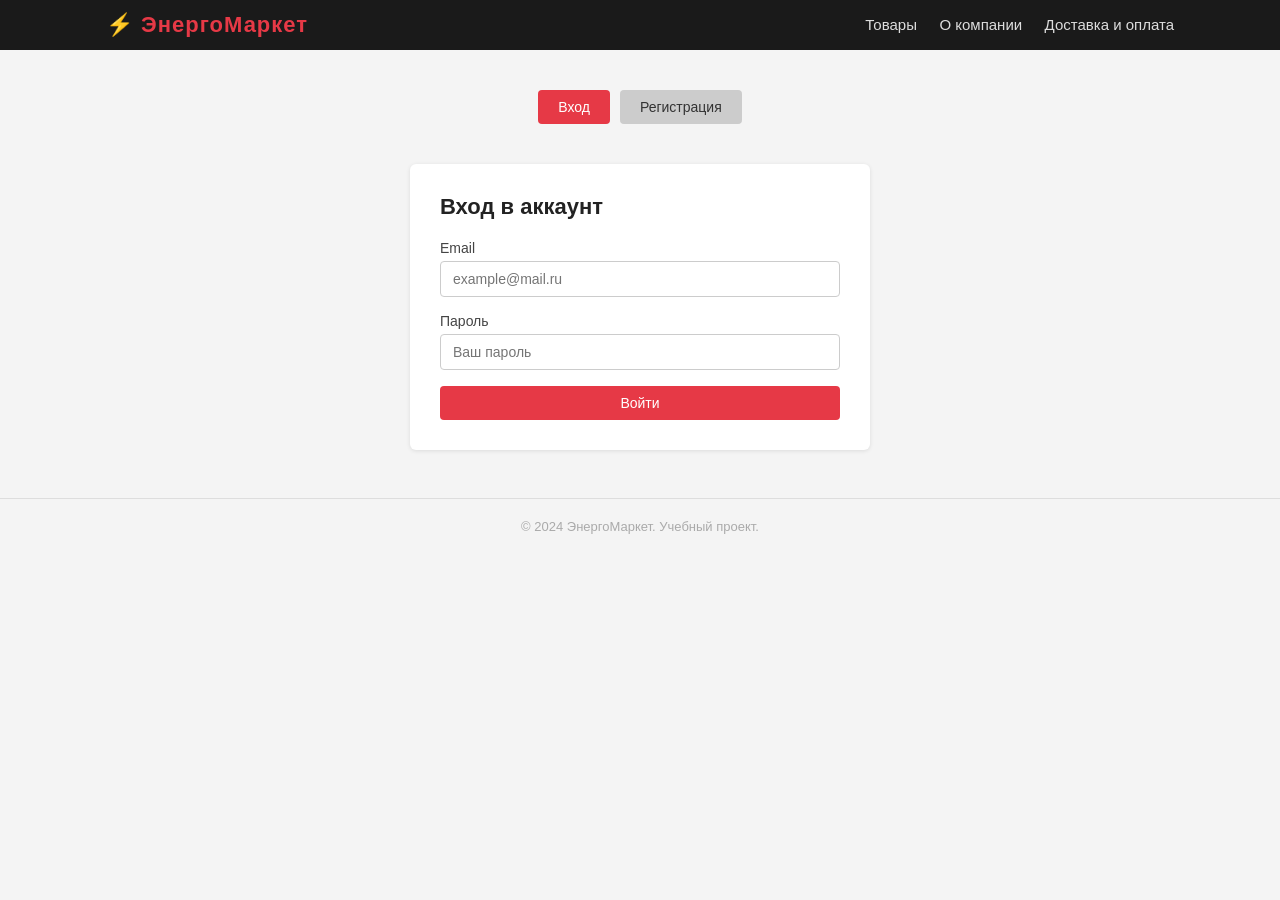
<file: backend/frontend/login.html>
<!DOCTYPE html>
<html lang="ru">
<head>
    <meta charset="UTF-8">
    <meta name="viewport" content="width=device-width, initial-scale=1.0">
    <title>Вход — ЭнергоМаркет</title>
    <link rel="stylesheet" href="css/style.css">
</head>
<body>

<header>
    <div class="container">
        <a class="logo" href="index.html">⚡ ЭнергоМаркет</a>
        <nav>
            <a href="index.html">Товары</a>
            <a href="about.html">О компании</a>
            <a href="delivery.html">Доставка и оплата</a>
            <a href="cart.html" id="nav-cart" style="display:none">🛒 Корзина <span id="cart-badge" class="cart-badge" style="display:none">0</span></a>
            <a href="admin.html" id="nav-admin" style="display:none">⚙️ Админ</a>
            <span id="nav-auth"></span>
        </nav>
    </div>
</header>

<div class="container">

    <div style="display:flex; gap:10px; margin-top:40px; justify-content:center;">
        <button class="btn btn-red" id="tab-login" onclick="showTab('login')">Вход</button>
        <button class="btn btn-gray" id="tab-register" onclick="showTab('register')">Регистрация</button>
    </div>

    <div class="form-card" id="form-login">
        <h2>Вход в аккаунт</h2>
        <div class="form-group">
            <label for="login-email">Email</label>
            <input type="email" id="login-email" placeholder="example@mail.ru">
        </div>
        <div class="form-group">
            <label for="login-password">Пароль</label>
            <input type="password" id="login-password" placeholder="Ваш пароль">
        </div>
        <button class="btn btn-red" onclick="doLogin()" style="width:100%">Войти</button>
        <p id="login-error" class="error-msg" style="display:none"></p>
    </div>

    <div class="form-card" id="form-register" style="display:none">
        <h2>Регистрация</h2>
        <div class="form-group">
            <label for="reg-username">Имя пользователя</label>
            <input type="text" id="reg-username" placeholder="Например: ivan123">
        </div>
        <div class="form-group">
            <label for="reg-email">Email</label>
            <input type="email" id="reg-email" placeholder="example@mail.ru">
        </div>
        <div class="form-group">
            <label for="reg-password">Пароль</label>
            <input type="password" id="reg-password" placeholder="Минимум 6 символов">
        </div>
        <button class="btn btn-red" onclick="doRegister()" style="width:100%">Зарегистрироваться</button>
        <p id="reg-error" class="error-msg" style="display:none"></p>
        <p id="reg-success" class="success-msg" style="display:none"></p>
    </div>

</div>

<footer>
    <div class="container">© 2024 ЭнергоМаркет. Учебный проект.</div>
</footer>

<script src="js/api.js"></script>
<script>
    function showTab(tab) {
        document.getElementById("form-login").style.display    = tab === "login"    ? "block" : "none";
        document.getElementById("form-register").style.display = tab === "register" ? "block" : "none";
        document.getElementById("tab-login").className    = "btn " + (tab === "login"    ? "btn-red" : "btn-gray");
        document.getElementById("tab-register").className = "btn " + (tab === "register" ? "btn-red" : "btn-gray");
    }

    async function doLogin() {
        const email    = document.getElementById("login-email").value.trim();
        const password = document.getElementById("login-password").value;
        const errEl    = document.getElementById("login-error");

        if (!email || !password) {
            errEl.textContent = "Заполните все поля";
            errEl.style.display = "block";
            return;
        }

        try {
            const data = await apiRequest("POST", "/api/login", { email, password });
            saveAuth(data.token, data.username, data.role);
            window.location.href = "index.html"; // После входа — на главную
        } catch (e) {
            errEl.textContent = e.message;
            errEl.style.display = "block";
        }
    }

    async function doRegister() {
        const username = document.getElementById("reg-username").value.trim();
        const email    = document.getElementById("reg-email").value.trim();
        const password = document.getElementById("reg-password").value;
        const errEl    = document.getElementById("reg-error");
        const sucEl    = document.getElementById("reg-success");

        errEl.style.display = "none";
        sucEl.style.display = "none";

        if (!username || !email || !password) {
            errEl.textContent = "Заполните все поля";
            errEl.style.display = "block";
            return;
        }

        if (password.length < 6) {
            errEl.textContent = "Пароль должен быть не менее 6 символов";
            errEl.style.display = "block";
            return;
        }

        try {
            const data = await apiRequest("POST", "/api/register", { username, email, password });
            saveAuth(data.token, data.username, data.role);
            window.location.href = "index.html";
        } catch (e) {
            errEl.textContent = e.message;
            errEl.style.display = "block";
        }
    }

    // Если уже авторизован — перенаправляем
    if (isLoggedIn()) window.location.href = "index.html";
</script>

</body>
</html>
</file>
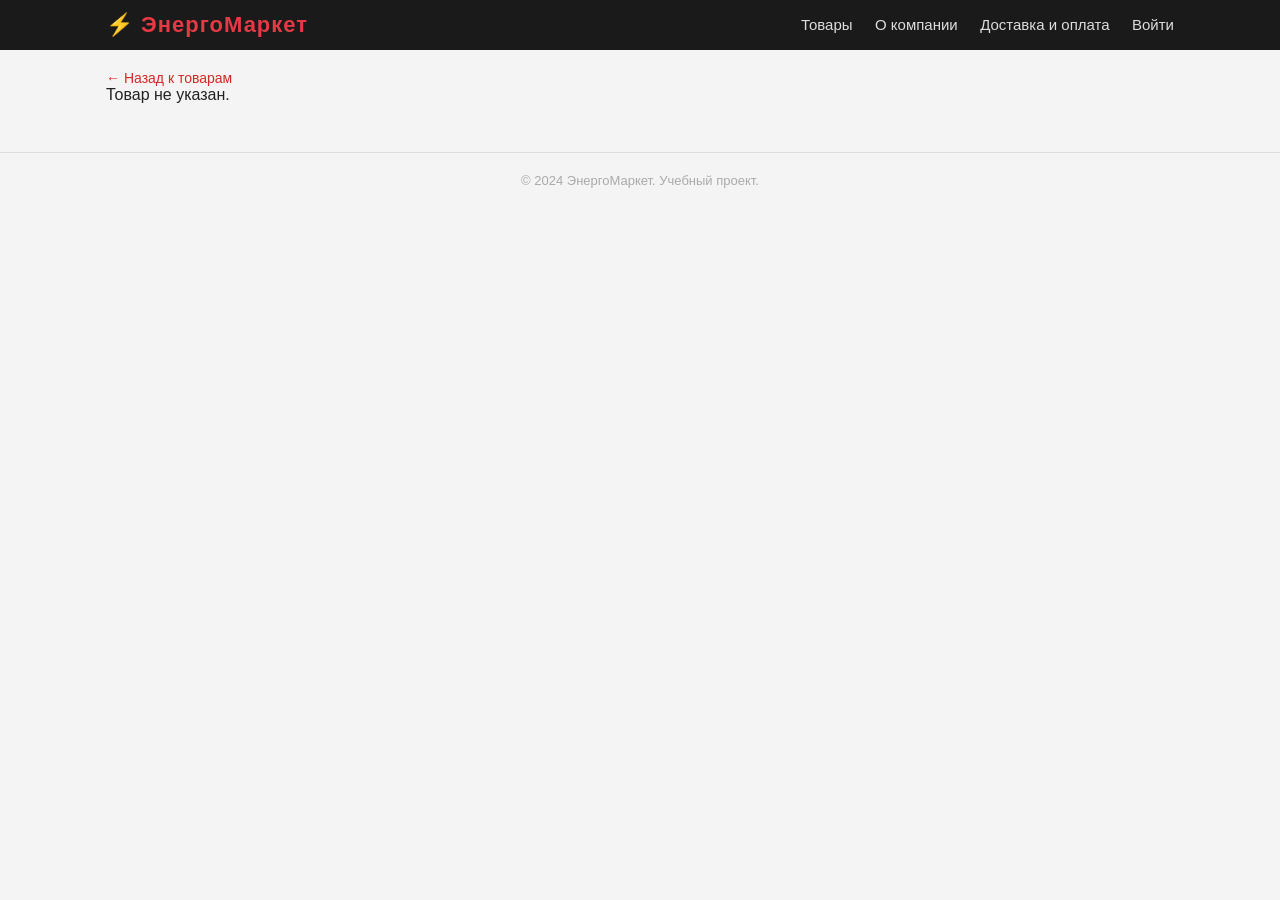
<file: backend/frontend/product.html>
<!DOCTYPE html>
<html lang="ru">
<head>
    <meta charset="UTF-8">
    <meta name="viewport" content="width=device-width, initial-scale=1.0">
    <title>Товар — ЭнергоМаркет</title>
    <link rel="stylesheet" href="css/style.css">
</head>
<body>

<header>
    <div class="container">
        <a class="logo" href="index.html">⚡ ЭнергоМаркет</a>
        <nav>
            <a href="index.html">Товары</a>
            <a href="about.html">О компании</a>
            <a href="delivery.html">Доставка и оплата</a>
            <a href="cart.html" id="nav-cart" style="display:none">🛒 Корзина <span id="cart-badge" class="cart-badge" style="display:none">0</span></a>
            <a href="admin.html" id="nav-admin" style="display:none">⚙️ Админ</a>
            <span id="nav-auth"></span>
        </nav>
    </div>
</header>

<div class="container">
    <p style="margin-top:20px; font-size:14px; color:#888;">
        <a href="index.html">← Назад к товарам</a>
    </p>

    <div id="product-container">
        <p style="margin-top:20px;">Загрузка...</p>
    </div>
</div>

<footer>
    <div class="container">© 2024 ЭнергоМаркет. Учебный проект.</div>
</footer>

<script src="js/api.js"></script>
<script>
    // Обновляем состояние навигационной панели
    updateNavbar();

    // Получаем ID товара из URL: product.html?id=3
    const params = new URLSearchParams(window.location.search);
    const productId = params.get("id");

    async function loadProduct() {
        if (!productId) {
            document.getElementById("product-container").innerHTML = "<p>Товар не указан.</p>";
            return;
        }

        try {
            const p = await apiRequest("GET", `/api/products/${productId}`);

            document.title = `${p.name} — ЭнергоМаркет`;

            const user = getUser();
            // Кнопка "В корзину" — только для авторизованных
            let cartButton = "";
            if (user) {
                if (p.in_stock) {
                    cartButton = `<button class="btn btn-red" onclick="addToCart(${p.id})">🛒 Добавить в корзину</button>`;
                } else {
                    cartButton = `<span class="out-of-stock" style="font-size:15px;">Нет в наличии</span>`;
                }
            } else {
                cartButton = `<a href="login.html" class="btn btn-gray">Войдите, чтобы купить</a>`;
            }

            document.getElementById("product-container").innerHTML = `
                <div class="product-detail">
                    <img src="${p.image_url}" alt="${p.name}">
                    <div class="product-detail-info">
                        <div class="brand">${p.brand} · ${p.volume}</div>
                        <h1>${p.name}</h1>
                        <div class="price">${p.price} ₽</div>
                        <p class="full-desc">${p.full_description}</p>
                        <div class="volume">Объём: ${p.volume}</div>
                        ${cartButton}
                        <p id="cart-msg" class="success-msg" style="display:none">✅ Товар добавлен в корзину!</p>
                    </div>
                </div>
            `;
        } catch (e) {
            document.getElementById("product-container").innerHTML =
                `<p style="color:red; margin-top:20px;">Ошибка: ${e.message}</p>`;
        }
    }

    async function addToCart(productId) {
        try {
            await apiRequest("POST", "/api/cart", { product_id: productId, quantity: 1 });
            document.getElementById("cart-msg").style.display = "block";
        } catch (e) {
            alert("Ошибка добавления в корзину: " + e.message);
        }
    }

    loadProduct();
</script>

</body>
</html>
</file>
<file: frontend/css/style.css>
/* ── Общие стили ───────────────────────── */
* { box-sizing: border-box; margin: 0; padding: 0; }

body {
    font-family: Arial, sans-serif;
    background: #f4f4f4;
    color: #222;
}

a { color: #d62828; text-decoration: none; }
a:hover { text-decoration: underline; }

.container {
    max-width: 1100px;
    margin: 0 auto;
    padding: 0 16px;
}

/* ── Шапка ─────────────────────────────── */
header {
    background: #1a1a1a;
    color: white;
    padding: 12px 0;
}

header .container {
    display: flex;
    align-items: center;
    justify-content: space-between;
    flex-wrap: wrap;
    gap: 10px;
}

.logo {
    font-size: 22px;
    font-weight: bold;
    color: #e63946;
    letter-spacing: 1px;
}

nav a {
    color: #ddd;
    margin-left: 18px;
    font-size: 15px;
}

nav a:hover { color: white; text-decoration: none; }

.nav-username {
    color: #aaa;
    margin-left: 18px;
    font-size: 14px;
}

/* ── Кнопки ────────────────────────────── */
.btn {
    display: inline-block;
    padding: 9px 20px;
    border: none;
    border-radius: 4px;
    cursor: pointer;
    font-size: 14px;
    transition: opacity 0.2s;
}

.btn:hover { opacity: 0.85; text-decoration: none; }
.btn-red    { background: #e63946; color: white; }
.btn-dark   { background: #1a1a1a; color: white; }
.btn-gray   { background: #ccc; color: #333; }
.btn-small  { padding: 5px 12px; font-size: 13px; }
.btn-danger { background: #c00; color: white; }

/* ── Сетка товаров ─────────────────────── */
.products-grid {
    display: grid;
    grid-template-columns: repeat(auto-fill, minmax(240px, 1fr));
    gap: 20px;
    margin-top: 24px;
}

/* ── Карточка товара ───────────────────── */
.product-card {
    background: white;
    border-radius: 6px;
    overflow: hidden;
    box-shadow: 0 1px 4px rgba(0,0,0,0.1);
    transition: box-shadow 0.2s;
}

.product-card:hover { box-shadow: 0 4px 12px rgba(0,0,0,0.15); }

.product-card img {
    width: 100%;
    height: 200px;
    object-fit: cover;
}

.product-card-body {
    padding: 14px;
}

.product-card-body h3 {
    font-size: 16px;
    margin-bottom: 4px;
}

.product-brand {
    font-size: 12px;
    color: #888;
    margin-bottom: 6px;
    text-transform: uppercase;
}

.product-desc {
    font-size: 13px;
    color: #555;
    margin-bottom: 10px;
    line-height: 1.4;
}

.product-footer {
    display: flex;
    justify-content: space-between;
    align-items: center;
    margin-top: 10px;
}

.product-price {
    font-size: 18px;
    font-weight: bold;
    color: #e63946;
}

.out-of-stock {
    font-size: 12px;
    color: #999;
    font-style: italic;
}

/* ── Страница товара ───────────────────── */
.product-detail {
    background: white;
    border-radius: 6px;
    padding: 30px;
    margin-top: 24px;
    display: flex;
    gap: 40px;
    flex-wrap: wrap;
    box-shadow: 0 1px 4px rgba(0,0,0,0.1);
}

.product-detail img {
    width: 320px;
    height: 320px;
    object-fit: cover;
    border-radius: 6px;
    flex-shrink: 0;
}

.product-detail-info { flex: 1; min-width: 260px; }
.product-detail-info h1 { font-size: 26px; margin-bottom: 6px; }
.product-detail-info .brand { color: #888; font-size: 14px; margin-bottom: 16px; }
.product-detail-info .price { font-size: 28px; color: #e63946; font-weight: bold; margin-bottom: 16px; }
.product-detail-info .full-desc { line-height: 1.7; color: #444; margin-bottom: 20px; }
.product-detail-info .volume { font-size: 13px; color: #777; margin-bottom: 16px; }

/* ── Корзина ───────────────────────────── */
.cart-item {
    background: white;
    border-radius: 6px;
    padding: 16px;
    margin-bottom: 12px;
    display: flex;
    align-items: center;
    gap: 16px;
    box-shadow: 0 1px 3px rgba(0,0,0,0.08);
}

.cart-item img { width: 70px; height: 70px; object-fit: cover; border-radius: 4px; }
.cart-item-info { flex: 1; }
.cart-item-info h3 { font-size: 16px; margin-bottom: 4px; }
.cart-item-info .price { color: #e63946; font-weight: bold; }
.cart-total { font-size: 20px; font-weight: bold; margin-top: 20px; text-align: right; }

/* ── Формы ─────────────────────────────── */
.form-card {
    background: white;
    border-radius: 6px;
    padding: 30px;
    max-width: 460px;
    margin: 40px auto;
    box-shadow: 0 1px 4px rgba(0,0,0,0.1);
}

.form-card h2 { margin-bottom: 20px; font-size: 22px; }

.form-group { margin-bottom: 16px; }
.form-group label { display: block; margin-bottom: 5px; font-size: 14px; color: #444; }

.form-group input,
.form-group textarea,
.form-group select {
    width: 100%;
    padding: 9px 12px;
    border: 1px solid #ccc;
    border-radius: 4px;
    font-size: 14px;
}

.form-group textarea { resize: vertical; min-height: 80px; }

.error-msg { color: #c00; font-size: 13px; margin-top: 10px; }
.success-msg { color: #2a9d2a; font-size: 13px; margin-top: 10px; }

/* ── Страница "О компании" ─────────────── */
.about-section {
    background: white;
    border-radius: 6px;
    padding: 36px;
    margin-top: 24px;
    box-shadow: 0 1px 4px rgba(0,0,0,0.1);
    line-height: 1.8;
}

.about-section h1 { margin-bottom: 16px; }
.about-section h2 { margin: 24px 0 10px; font-size: 18px; color: #333; }
.about-section p  { color: #555; margin-bottom: 10px; }

/* ── Админ-панель ──────────────────────── */
.admin-table {
    width: 100%;
    border-collapse: collapse;
    background: white;
    margin-top: 16px;
    border-radius: 6px;
    overflow: hidden;
    box-shadow: 0 1px 4px rgba(0,0,0,0.1);
}

.admin-table th, .admin-table td {
    padding: 11px 14px;
    text-align: left;
    border-bottom: 1px solid #eee;
    font-size: 14px;
}

.admin-table th { background: #1a1a1a; color: white; }
.admin-table tr:hover td { background: #fafafa; }
.admin-table img { width: 48px; height: 48px; object-fit: cover; border-radius: 3px; }

/* ── Главный баннер ────────────────────── */
.hero {
    background: linear-gradient(135deg, #1a1a1a 60%, #e63946 100%);
    color: white;
    padding: 48px 0;
    text-align: center;
}

.hero h1 { font-size: 36px; margin-bottom: 12px; }
.hero p   { font-size: 16px; color: #ddd; margin-bottom: 24px; }

/* ── Прочее ────────────────────────────── */
.page-title { margin: 28px 0 4px; font-size: 24px; }
.page-subtitle { color: #888; font-size: 14px; margin-bottom: 8px; }

footer {
    text-align: center;
    padding: 20px;
    margin-top: 48px;
    font-size: 13px;
    color: #aaa;
    border-top: 1px solid #ddd;
}

.badge {
    display: inline-block;
    padding: 2px 8px;
    border-radius: 10px;
    font-size: 12px;
    font-weight: bold;
}

.badge-admin { background: #e63946; color: white; }
.badge-instock { background: #d4edda; color: #155724; }
.badge-outofstock { background: #f8d7da; color: #721c24; }
</file>
<file: backend/frontend/css/style.css>
*{ box-sizing: border-box; margin: 0; padding: 0; }

body {
    font-family: Arial, sans-serif;
    background: #f4f4f4;
    color: #222;
}

a { color: #d62828; text-decoration: none; }
a:hover { text-decoration: underline; }

.container {
    max-width: 1100px;
    margin: 0 auto;
    padding: 0 16px;
}

header {
    background: #1a1a1a;
    color: white;
    padding: 12px 0;
}

header .container {
    display: flex;
    align-items: center;
    justify-content: space-between;
    flex-wrap: wrap;
    gap: 10px;
}

.logo {
    font-size: 22px;
    font-weight: bold;
    color: #e63946;
    letter-spacing: 1px;
}

nav a {
    color: #ddd;
    margin-left: 18px;
    font-size: 15px;
}

nav a:hover { color: white; text-decoration: none; }

.nav-username {
    color: #aaa;
    margin-left: 18px;
    font-size: 14px;
}

.btn {
    display: inline-block;
    padding: 9px 20px;
    border: none;
    border-radius: 4px;
    cursor: pointer;
    font-size: 14px;
    transition: opacity 0.2s;
}

.btn:hover { opacity: 0.85; text-decoration: none; }
.btn-red    { background: #e63946; color: white; }
.btn-dark   { background: #1a1a1a; color: white; }
.btn-gray   { background: #ccc; color: #333; }
.btn-small  { padding: 5px 12px; font-size: 13px; }
.btn-danger { background: #c00; color: white; }

.products-grid {
    display: grid;
    grid-template-columns: repeat(auto-fill, minmax(240px, 1fr));
    gap: 20px;
    margin-top: 24px;
}

.product-card {
    background: white;
    border-radius: 6px;
    overflow: hidden;
    box-shadow: 0 1px 4px rgba(0,0,0,0.1);
    transition: box-shadow 0.2s;
}

.product-card:hover { box-shadow: 0 4px 12px rgba(0,0,0,0.15); }

.product-card img {
    width: 100%;
    height: 200px;
    object-fit: cover;
}

.product-card-body {
    padding: 14px;
}

.product-card-body h3 {
    font-size: 16px;
    margin-bottom: 4px;
}

.product-brand {
    font-size: 12px;
    color: #888;
    margin-bottom: 6px;
    text-transform: uppercase;
}

.product-desc {
    font-size: 13px;
    color: #555;
    margin-bottom: 10px;
    line-height: 1.4;
}

.product-footer {
    display: flex;
    justify-content: space-between;
    align-items: center;
    margin-top: 10px;
}

.product-price {
    font-size: 18px;
    font-weight: bold;
    color: #e63946;
}

.out-of-stock {
    font-size: 12px;
    color: #999;
    font-style: italic;
}

.product-detail {
    background: white;
    border-radius: 6px;
    padding: 30px;
    margin-top: 24px;
    display: flex;
    gap: 40px;
    flex-wrap: wrap;
    box-shadow: 0 1px 4px rgba(0,0,0,0.1);
}

.product-detail img {
    width: 320px;
    height: 320px;
    object-fit: cover;
    border-radius: 6px;
    flex-shrink: 0;
}

.product-detail-info { flex: 1; min-width: 260px; }
.product-detail-info h1 { font-size: 26px; margin-bottom: 6px; }
.product-detail-info .brand { color: #888; font-size: 14px; margin-bottom: 16px; }
.product-detail-info .price { font-size: 28px; color: #e63946; font-weight: bold; margin-bottom: 16px; }
.product-detail-info .full-desc { line-height: 1.7; color: #444; margin-bottom: 20px; }
.product-detail-info .volume { font-size: 13px; color: #777; margin-bottom: 16px; }

.cart-item {
    background: white;
    border-radius: 6px;
    padding: 16px;
    margin-bottom: 12px;
    display: flex;
    align-items: center;
    gap: 16px;
    box-shadow: 0 1px 3px rgba(0,0,0,0.08);
}

.cart-item img { width: 70px; height: 70px; object-fit: cover; border-radius: 4px; }
.cart-item-info { flex: 1; }
.cart-item-info h3 { font-size: 16px; margin-bottom: 4px; }
.cart-item-info .price { color: #e63946; font-weight: bold; }
.cart-total { font-size: 20px; font-weight: bold; margin-top: 20px; text-align: right; }

.form-card {
    background: white;
    border-radius: 6px;
    padding: 30px;
    max-width: 460px;
    margin: 40px auto;
    box-shadow: 0 1px 4px rgba(0,0,0,0.1);
}

.form-card h2 { margin-bottom: 20px; font-size: 22px; }

.form-group { margin-bottom: 16px; }
.form-group label { display: block; margin-bottom: 5px; font-size: 14px; color: #444; }

.form-group input,
.form-group textarea,
.form-group select {
    width: 100%;
    padding: 9px 12px;
    border: 1px solid #ccc;
    border-radius: 4px;
    font-size: 14px;
}

.form-group textarea { resize: vertical; min-height: 80px; }

.error-msg { color: #c00; font-size: 13px; margin-top: 10px; }
.success-msg { color: #2a9d2a; font-size: 13px; margin-top: 10px; }

.about-section {
    background: white;
    border-radius: 6px;
    padding: 36px;
    margin-top: 24px;
    box-shadow: 0 1px 4px rgba(0,0,0,0.1);
    line-height: 1.8;
}

.about-section h1 { margin-bottom: 16px; }
.about-section h2 { margin: 24px 0 10px; font-size: 18px; color: #333; }
.about-section p  { color: #555; margin-bottom: 10px; }

.admin-table {
    width: 100%;
    border-collapse: collapse;
    background: white;
    margin-top: 16px;
    border-radius: 6px;
    overflow: hidden;
    box-shadow: 0 1px 4px rgba(0,0,0,0.1);
}

.admin-table th, .admin-table td {
    padding: 11px 14px;
    text-align: left;
    border-bottom: 1px solid #eee;
    font-size: 14px;
}

.admin-table th { background: #1a1a1a; color: white; }
.admin-table tr:hover td { background: #fafafa; }
.admin-table img { width: 48px; height: 48px; object-fit: cover; border-radius: 3px; }

.hero {
    background: linear-gradient(135deg, #1a1a1a 60%, #e63946 100%);
    color: white;
    padding: 48px 0;
    text-align: center;
}

.hero h1 { font-size: 36px; margin-bottom: 12px; }
.hero p   { font-size: 16px; color: #ddd; margin-bottom: 24px; }

.page-title { margin: 28px 0 4px; font-size: 24px; }
.page-subtitle { color: #888; font-size: 14px; margin-bottom: 8px; }

footer {
    text-align: center;
    padding: 20px;
    margin-top: 48px;
    font-size: 13px;
    color: #aaa;
    border-top: 1px solid #ddd;
}

.badge {
    display: inline-block;
    padding: 2px 8px;
    border-radius: 10px;
    font-size: 12px;
    font-weight: bold;
}

.badge-admin { background: #e63946; color: white; }
.badge-instock { background: #d4edda; color: #155724; }
.badge-outofstock { background: #f8d7da; color: #721c24; }

/* Custom radio buttons */
.radio-group { display: flex; flex-direction: column; gap: 10px; }
.radio-option {
    display: flex;
    align-items: center;
    gap: 12px;
    padding: 14px;
    background: white;
    border: 1px solid #ddd;
    border-radius: 6px;
    cursor: pointer;
    transition: border-color 0.2s, box-shadow 0.2s;
}
.radio-option:hover { border-color: #bbb; }
.radio-option input[type="radio"] { display: none; }
.radio-option input[type="radio"] + div::before {
    content: '';
    display: inline-block;
    width: 20px;
    height: 20px;
    border-radius: 50%;
    border: 2px solid #ccc;
    background-color: #f9f9f9;
    vertical-align: middle;
    margin-right: 12px;
    transition: border-color 0.2s, background-color 0.2s;
}
.radio-option input[type="radio"]:checked + div::before {
    background-color: #e63946;
    border-color: #e63946;
    background-image: url('data:image/svg+xml;utf8,<svg xmlns="http://www.w3.org/2000/svg" width="12" height="12" viewBox="0 0 12 12" fill="white"><circle cx="6" cy="6" r="3"/></svg>');
    background-position: center;
    background-repeat: no-repeat;
}
.radio-option input[type="radio"]:checked + div { font-weight: bold; }
.radio-option:has(input:checked) {
    border-color: #e63946;
    box-shadow: 0 0 5px rgba(230, 57, 70, 0.3);
}
.radio-label { flex: 1; }
.radio-price { font-weight: bold; margin-left: auto; }

/* --- Страница "Доставка и оплата" --- */

.info-section {
    background: white;
    border-radius: 6px;
    padding: 36px;
    margin-top: 24px;
    box-shadow: 0 1px 4px rgba(0,0,0,0.1);
    line-height: 1.7;
}

.info-section h1 { margin-bottom: 8px; }
.info-section h2 { margin: 36px 0 12px; font-size: 20px; color: #333; border-bottom: 1px solid #eee; padding-bottom: 8px; }
.info-section p { color: #555; margin-bottom: 12px; }

.delivery-options {
    display: grid;
    grid-template-columns: repeat(auto-fill, minmax(200px, 1fr));
    gap: 16px;
    margin: 20px 0;
}

.delivery-option {
    border: 1px solid #eee;
    border-radius: 6px;
    padding: 20px;
    text-align: center;
}

.delivery-option .icon { font-size: 32px; margin-bottom: 12px; }
.delivery-option h3 { font-size: 16px; margin-bottom: 8px; }
.delivery-option p { font-size: 13px; color: #777; line-height: 1.5; margin: 0; }

.payment-methods {
    display: flex;
    flex-wrap: wrap;
    gap: 10px;
    margin: 20px 0;
}

.payment-badge {
    background-color: #f0f0f0;
    padding: 8px 14px;
    border-radius: 16px;
    font-size: 13px;
    color: #444;
}

.faq-item {
    border-bottom: 1px solid #eee;
    padding: 16px 0;
}

.faq-item summary {
    font-weight: bold;
    cursor: pointer;
    list-style: none; /* Убираем стандартный маркер */
}

.faq-item summary::-webkit-details-marker { display: none; } /* Для Chrome/Safari */

.faq-item summary::after {
    content: '+';
    float: right;
    font-size: 20px;
    color: #e63946;
}

details[open] > summary::after { content: '−'; }

.faq-item p { padding-top: 12px; font-size: 14px; }
</file>
